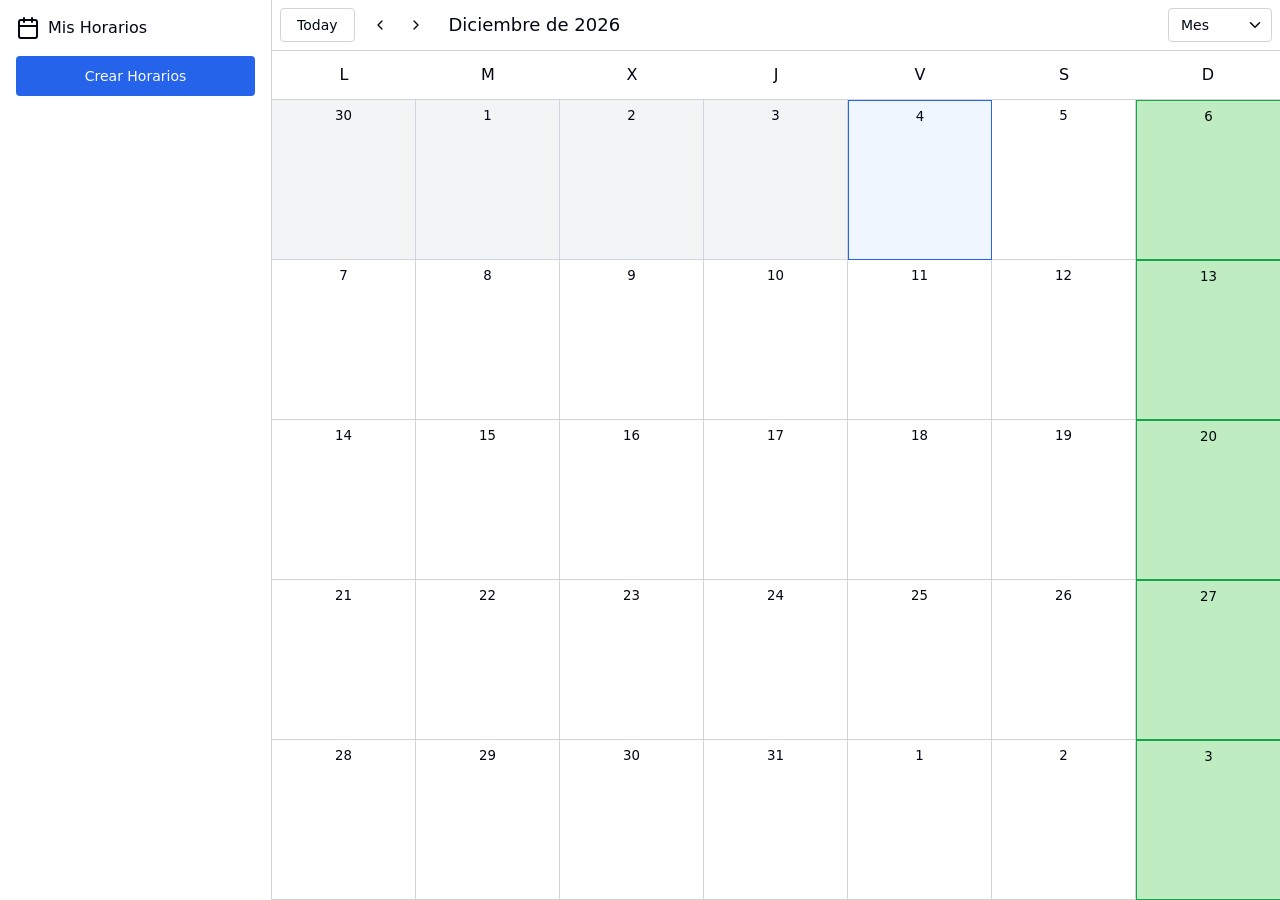
<file: index.html>
<!DOCTYPE html>
<html lang="es">
<head>
    <meta charset="UTF-8">
    <meta name="viewport" content="width=device-width, initial-scale=1.0">
    <link rel="stylesheet" href="./css/index.css">
    <script src="./scripts/index.js" type="module"></script>
    <title>Calendar</title>
</head>
<body>
    <div class="app">
        <div  class="sidebar desktop-only">
            <div class="sidebar__logo">
                <svg xmlns="http://www.w3.org/2000/svg" width="24" height="24" viewBox="0 0 24 24" fill="none" stroke="currentColor" stroke-width="2" stroke-linecap="round" stroke-linejoin="round" class="lucide lucide-calendar-icon lucide-calendar"><path d="M8 2v4"/><path d="M16 2v4"/><rect width="18" height="18" x="3" y="4" rx="2"/><path d="M3 10h18"/></svg>

                <span class="sidebar_title">Mis Horarios</span>
            </div>

            <button class="button button--primary button--lg" data-event-create-button>Crear Horarios</button>
        </div>
        <main class="main">
            <div class="nav">
                <button class="button button--icon 
                button--secondary mobile-only">
                    <svg xmlns="http://www.w3.org/2000/svg" width="24" height="24" viewBox="0 0 24 24" fill="none" stroke="currentColor" stroke-width="2" stroke-linecap="round" stroke-linejoin="round" class="button__icon"><path d="M4 5h16"/><path d="M4 12h16"/><path d="M4 19h16"/></svg>
                </button>
                <div class="nav__date-info">
                    <div class="nav__controls">
                        <button class="button button--secondary desktop-only" data-nav-today-button>
                            Today
                        </button>
                        
                        <button class="button button--icon button--secondary mobile-only" data-nav-today-button>
                            <svg xmlns="http://www.w3.org/2000/svg" width="24" height="24" viewBox="0 0 24 24" fill="none" stroke="currentColor" stroke-width="2" stroke-linecap="round" stroke-linejoin="round" class="button__icon"><path d="M8 2v4"/><path d="M16 2v4"/><rect width="18" height="18" x="3" y="4" rx="2"/><path d="M3 10h18"/><path d="M8 14h.01"/><path d="M12 14h.01"/><path d="M16 14h.01"/><path d="M8 18h.01"/><path d="M12 18h.01"/><path d="M16 18h.01"/></svg>
                        </button>

                        <div class="nav__arrows">
                            <button class="button button--icon button--secondary" data-nav-previous-button>
                                <svg xmlns="http://www.w3.org/2000/svg" width="24" height="24" viewBox="0 0 24 24" fill="none" stroke="currentColor" stroke-width="2" stroke-linecap="round" stroke-linejoin="round" class="button__icon"><path d="m15 18-6-6 6-6"/></svg>

                            </button>
                            <button class="button button--icon button--secondary" data-nav-next-button>
                                <svg xmlns="http://www.w3.org/2000/svg" width="24" height="24" viewBox="0 0 24 24" fill="none" stroke="currentColor" stroke-width="2" stroke-linecap="round" stroke-linejoin="round" class="button__icon"><path d="m9 18 6-6-6-6"/></svg>
                                
                            </button>
                        </div>
                    </div>
                    <time class="nav__date" data-nav-date></time>
                </div>

                <div class="select ">
                    <select class="select__select" data-view-select>
                        <option value="day">Dia</option>
                        <option value="week">Semana</option>
                        <option value="month" selected>Mes</option>
                    </select>

                    <svg xmlns="http://www.w3.org/2000/svg" width="24" height="24" viewBox="0 0 24 24" fill="none" stroke="currentColor" stroke-width="2" stroke-linecap="round" stroke-linejoin="round" class="select__icon"><path d="m6 9 6 6 6-6"/></svg>
                </div>
            </div>

            <div class="calendar" data-calendar>

            </div>
        </main>
    </div>

    <dialog class="dialog" data-dialog="event-form">
        <form class="form" data-event-form>
            <div class="dialog__wrapper">
                <div class="dialog__header">
                    <h2 class="dialog__title">Crear Horarios</h2>
                    <button class="button button--icon button--secondary" type="button" data-dialog-close-button>
                        <svg xmlns="http://www.w3.org/2000/svg" width="24" height="24" viewBox="0 0 24 24" fill="none" stroke="currentColor" stroke-width="2" stroke-linecap="round" stroke-linejoin="round" class="button__icon"><path d="M18 6 6 18"/><path d="m6 6 12 12"/></svg>
                    </button>

                </div>
                <div class="dialog__content">
                    <div class="form__fields">
                        <div class="form_field">
                            <label class="form__label" for="title">Titulo</label>
                            <input class="input input--fill" name="title" id="title" type="text" placeholder="Nuevo Horario" required autofocus>
                        </div>
                        <div class="form_field">
                            <label class="form__label" for="start-date">Fecha de Inicio</label>
                            <input class="input input--fill" name="start-date" id="start-date" type="date" onkeydown="return false" onfocus="this.showPicker()" required>
                        </div>
                        <div class="form_field">
                            <label class="form__label" for="end-date">Fecha Final</label>
                            <input class="input input--fill" name="end-date" id="end-date" type="date" onkeydown="return false" onfocus="this.showPicker()" required>
                        </div>

                        <div class="form__split"><!--FIELDS HORARIOS-->
                            <div class="form__field"><!--INICIO VIAJE-->
                                <label class="form__label" for="start-travel-time">Inicio Viaje</label>
                                <div class="select select--fill">
                                    <select class="select__select" id="start-travel-time" name="start-travel-time">
                                        <option value="0">00:00</option>
                                        <option value="15">00:15</option>
                                        <option value="30">00:30</option>
                                        <option value="45">00:45</option>
                                        <option value="60">01:00</option>
                                        <option value="75">01:15</option>
                                        <option value="90">01:30</option>
                                        <option value="105">01:45</option>
                                        <option value="120">02:00</option>
                                        <option value="135">02:15</option>
                                        <option value="150">02:30</option>
                                        <option value="165">02:45</option>
                                        <option value="180">03:00</option>
                                        <option value="195">03:15</option>
                                        <option value="210">03:30</option>
                                        <option value="225">03:45</option>
                                        <option value="240">04:00</option>
                                        <option value="255">04:15</option>
                                        <option value="270">04:30</option>
                                        <option value="285">04:45</option>
                                        <option value="300">05:00</option>
                                        <option value="315">05:15</option>
                                        <option value="330">05:30</option>
                                        <option value="345">05:45</option>
                                        <option value="360">06:00</option>
                                        <option value="375">06:15</option>
                                        <option value="390">06:30</option>
                                        <option value="405">06:45</option>
                                        <option value="420">07:00</option>
                                        <option value="435">07:15</option>
                                        <option value="450">07:30</option>
                                        <option value="465">07:45</option>
                                        <option value="480">08:00</option>
                                        <option value="495">08:15</option>
                                        <option value="510">08:30</option>
                                        <option value="525">08:45</option>
                                        <option value="540">09:00</option>
                                        <option value="555">09:15</option>
                                        <option value="570">09:30</option>
                                        <option value="585">09:45</option>
                                        <option value="600">10:00</option>
                                        <option value="615">10:15</option>
                                        <option value="630">10:30</option>
                                        <option value="645">10:45</option>
                                        <option value="660">11:00</option>
                                        <option value="675">11:15</option>
                                        <option value="690">11:30</option>
                                        <option value="705">11:45</option>
                                        <option value="720">12:00</option>
                                        <option value="735">12:15</option>
                                        <option value="750">12:30</option>
                                        <option value="765">12:45</option>
                                        <option value="780">13:00</option>
                                        <option value="795">13:15</option>
                                        <option value="810">13:30</option>
                                        <option value="825">13:45</option>
                                        <option value="840">14:00</option>
                                        <option value="855">14:15</option>
                                        <option value="870">14:30</option>
                                        <option value="885">14:45</option>
                                        <option value="900">15:00</option>
                                        <option value="915">15:15</option>
                                        <option value="930">15:30</option>
                                        <option value="945">15:45</option>
                                        <option value="960">16:00</option>
                                        <option value="975">16:15</option>
                                        <option value="990">16:30</option>
                                        <option value="1005">16:45</option>
                                        <option value="1020">17:00</option>
                                        <option value="1035">17:15</option>
                                        <option value="1050">17:30</option>
                                        <option value="1065">17:45</option>
                                        <option value="1080">18:00</option>
                                        <option value="1095">18:15</option>
                                        <option value="1110">18:30</option>
                                        <option value="1125">18:45</option>
                                        <option value="1140">19:00</option>
                                        <option value="1155">19:15</option>
                                        <option value="1170">19:30</option>
                                        <option value="1185">19:45</option>
                                        <option value="1200">20:00</option>
                                        <option value="1215">20:15</option>
                                        <option value="1230">20:30</option>
                                        <option value="1245">20:45</option>
                                        <option value="1260">21:00</option>
                                        <option value="1275">21:15</option>
                                        <option value="1290">21:30</option>
                                        <option value="1305">21:45</option>
                                        <option value="1320">22:00</option>
                                        <option value="1335">22:15</option>
                                        <option value="1350">22:30</option>
                                        <option value="1365">22:45</option>
                                        <option value="1380">23:00</option>
                                        <option value="1395">23:15</option>
                                        <option value="1410">23:30</option>
                                        <option value="1425">23:45</option>
                                        <option value="1440">23:59</option>


                                    </select>
                
                                    <svg xmlns="http://www.w3.org/2000/svg" width="24" height="24" viewBox="0 0 24 24" fill="none" stroke="currentColor" stroke-width="2" stroke-linecap="round" stroke-linejoin="round" class="select__icon"><path d="m6 9 6 6 6-6"/></svg>
                                </div>
                            </div>
                            <div class="form__field"><!--INICIO JORNADA-->
                                <label class="form__label" for="start-work-time">Inicio Jornada</label>
                                <div class="select select--fill">
                                    <select class="select__select" id="start-work-time" name="start-work-time">
                                        <option value="0">00:00</option>
                                        <option value="15">00:15</option>
                                        <option value="30">00:30</option>
                                        <option value="45">00:45</option>
                                        <option value="60">01:00</option>
                                        <option value="75">01:15</option>
                                        <option value="90">01:30</option>
                                        <option value="105">01:45</option>
                                        <option value="120">02:00</option>
                                        <option value="135">02:15</option>
                                        <option value="150">02:30</option>
                                        <option value="165">02:45</option>
                                        <option value="180">03:00</option>
                                        <option value="195">03:15</option>
                                        <option value="210">03:30</option>
                                        <option value="225">03:45</option>
                                        <option value="240">04:00</option>
                                        <option value="255">04:15</option>
                                        <option value="270">04:30</option>
                                        <option value="285">04:45</option>
                                        <option value="300">05:00</option>
                                        <option value="315">05:15</option>
                                        <option value="330">05:30</option>
                                        <option value="345">05:45</option>
                                        <option value="360">06:00</option>
                                        <option value="375">06:15</option>
                                        <option value="390">06:30</option>
                                        <option value="405">06:45</option>
                                        <option value="420">07:00</option>
                                        <option value="435">07:15</option>
                                        <option value="450">07:30</option>
                                        <option value="465">07:45</option>
                                        <option value="480">08:00</option>
                                        <option value="495">08:15</option>
                                        <option value="510">08:30</option>
                                        <option value="525">08:45</option>
                                        <option value="540">09:00</option>
                                        <option value="555">09:15</option>
                                        <option value="570">09:30</option>
                                        <option value="585">09:45</option>
                                        <option value="600">10:00</option>
                                        <option value="615">10:15</option>
                                        <option value="630">10:30</option>
                                        <option value="645">10:45</option>
                                        <option value="660">11:00</option>
                                        <option value="675">11:15</option>
                                        <option value="690">11:30</option>
                                        <option value="705">11:45</option>
                                        <option value="720">12:00</option>
                                        <option value="735">12:15</option>
                                        <option value="750">12:30</option>
                                        <option value="765">12:45</option>
                                        <option value="780">13:00</option>
                                        <option value="795">13:15</option>
                                        <option value="810">13:30</option>
                                        <option value="825">13:45</option>
                                        <option value="840">14:00</option>
                                        <option value="855">14:15</option>
                                        <option value="870">14:30</option>
                                        <option value="885">14:45</option>
                                        <option value="900">15:00</option>
                                        <option value="915">15:15</option>
                                        <option value="930">15:30</option>
                                        <option value="945">15:45</option>
                                        <option value="960">16:00</option>
                                        <option value="975">16:15</option>
                                        <option value="990">16:30</option>
                                        <option value="1005">16:45</option>
                                        <option value="1020">17:00</option>
                                        <option value="1035">17:15</option>
                                        <option value="1050">17:30</option>
                                        <option value="1065">17:45</option>
                                        <option value="1080">18:00</option>
                                        <option value="1095">18:15</option>
                                        <option value="1110">18:30</option>
                                        <option value="1125">18:45</option>
                                        <option value="1140">19:00</option>
                                        <option value="1155">19:15</option>
                                        <option value="1170">19:30</option>
                                        <option value="1185">19:45</option>
                                        <option value="1200">20:00</option>
                                        <option value="1215">20:15</option>
                                        <option value="1230">20:30</option>
                                        <option value="1245">20:45</option>
                                        <option value="1260">21:00</option>
                                        <option value="1275">21:15</option>
                                        <option value="1290">21:30</option>
                                        <option value="1305">21:45</option>
                                        <option value="1320">22:00</option>
                                        <option value="1335">22:15</option>
                                        <option value="1350">22:30</option>
                                        <option value="1365">22:45</option>
                                        <option value="1380">23:00</option>
                                        <option value="1395">23:15</option>
                                        <option value="1410">23:30</option>
                                        <option value="1425">23:45</option>
                                        <option value="1440">23:59</option>


                                    </select>
                
                                    <svg xmlns="http://www.w3.org/2000/svg" width="24" height="24" viewBox="0 0 24 24" fill="none" stroke="currentColor" stroke-width="2" stroke-linecap="round" stroke-linejoin="round" class="select__icon"><path d="m6 9 6 6 6-6"/></svg>
                                </div>
                            </div>
                            <div class="form__field"><!--INICIO PAUSA-->
                                <label class="form__label" for="start-pause-time">Inicio Pausa</label>
                                <div class="select select--fill">
                                    <select class="select__select" id="start-pause-time" name="start-pause-time">
                                        <option value="0">00:00</option>
                                        <option value="15">00:15</option>
                                        <option value="30">00:30</option>
                                        <option value="45">00:45</option>
                                        <option value="60">01:00</option>
                                        <option value="75">01:15</option>
                                        <option value="90">01:30</option>
                                        <option value="105">01:45</option>
                                        <option value="120">02:00</option>
                                        <option value="135">02:15</option>
                                        <option value="150">02:30</option>
                                        <option value="165">02:45</option>
                                        <option value="180">03:00</option>
                                        <option value="195">03:15</option>
                                        <option value="210">03:30</option>
                                        <option value="225">03:45</option>
                                        <option value="240">04:00</option>
                                        <option value="255">04:15</option>
                                        <option value="270">04:30</option>
                                        <option value="285">04:45</option>
                                        <option value="300">05:00</option>
                                        <option value="315">05:15</option>
                                        <option value="330">05:30</option>
                                        <option value="345">05:45</option>
                                        <option value="360">06:00</option>
                                        <option value="375">06:15</option>
                                        <option value="390">06:30</option>
                                        <option value="405">06:45</option>
                                        <option value="420">07:00</option>
                                        <option value="435">07:15</option>
                                        <option value="450">07:30</option>
                                        <option value="465">07:45</option>
                                        <option value="480">08:00</option>
                                        <option value="495">08:15</option>
                                        <option value="510">08:30</option>
                                        <option value="525">08:45</option>
                                        <option value="540">09:00</option>
                                        <option value="555">09:15</option>
                                        <option value="570">09:30</option>
                                        <option value="585">09:45</option>
                                        <option value="600">10:00</option>
                                        <option value="615">10:15</option>
                                        <option value="630">10:30</option>
                                        <option value="645">10:45</option>
                                        <option value="660">11:00</option>
                                        <option value="675">11:15</option>
                                        <option value="690">11:30</option>
                                        <option value="705">11:45</option>
                                        <option value="720">12:00</option>
                                        <option value="735">12:15</option>
                                        <option value="750">12:30</option>
                                        <option value="765">12:45</option>
                                        <option value="780">13:00</option>
                                        <option value="795">13:15</option>
                                        <option value="810">13:30</option>
                                        <option value="825">13:45</option>
                                        <option value="840">14:00</option>
                                        <option value="855">14:15</option>
                                        <option value="870">14:30</option>
                                        <option value="885">14:45</option>
                                        <option value="900">15:00</option>
                                        <option value="915">15:15</option>
                                        <option value="930">15:30</option>
                                        <option value="945">15:45</option>
                                        <option value="960">16:00</option>
                                        <option value="975">16:15</option>
                                        <option value="990">16:30</option>
                                        <option value="1005">16:45</option>
                                        <option value="1020">17:00</option>
                                        <option value="1035">17:15</option>
                                        <option value="1050">17:30</option>
                                        <option value="1065">17:45</option>
                                        <option value="1080">18:00</option>
                                        <option value="1095">18:15</option>
                                        <option value="1110">18:30</option>
                                        <option value="1125">18:45</option>
                                        <option value="1140">19:00</option>
                                        <option value="1155">19:15</option>
                                        <option value="1170">19:30</option>
                                        <option value="1185">19:45</option>
                                        <option value="1200">20:00</option>
                                        <option value="1215">20:15</option>
                                        <option value="1230">20:30</option>
                                        <option value="1245">20:45</option>
                                        <option value="1260">21:00</option>
                                        <option value="1275">21:15</option>
                                        <option value="1290">21:30</option>
                                        <option value="1305">21:45</option>
                                        <option value="1320">22:00</option>
                                        <option value="1335">22:15</option>
                                        <option value="1350">22:30</option>
                                        <option value="1365">22:45</option>
                                        <option value="1380">23:00</option>
                                        <option value="1395">23:15</option>
                                        <option value="1410">23:30</option>
                                        <option value="1425">23:45</option>
                                        <option value="1440">23:59</option>


                                    </select>
                
                                    <svg xmlns="http://www.w3.org/2000/svg" width="24" height="24" viewBox="0 0 24 24" fill="none" stroke="currentColor" stroke-width="2" stroke-linecap="round" stroke-linejoin="round" class="select__icon"><path d="m6 9 6 6 6-6"/></svg>
                                </div>
                            </div>
                            <div class="form__field"><!--FIN PAUSA-->
                                <label class="form__label" for="end-pause-time">Fin Pausa</label>
                                <div class="select select--fill">
                                    <select class="select__select" id="end-pause-time" name="end-pause-time">
                                        <option value="0">00:00</option>
                                        <option value="15">00:15</option>
                                        <option value="30">00:30</option>
                                        <option value="45">00:45</option>
                                        <option value="60">01:00</option>
                                        <option value="75">01:15</option>
                                        <option value="90">01:30</option>
                                        <option value="105">01:45</option>
                                        <option value="120">02:00</option>
                                        <option value="135">02:15</option>
                                        <option value="150">02:30</option>
                                        <option value="165">02:45</option>
                                        <option value="180">03:00</option>
                                        <option value="195">03:15</option>
                                        <option value="210">03:30</option>
                                        <option value="225">03:45</option>
                                        <option value="240">04:00</option>
                                        <option value="255">04:15</option>
                                        <option value="270">04:30</option>
                                        <option value="285">04:45</option>
                                        <option value="300">05:00</option>
                                        <option value="315">05:15</option>
                                        <option value="330">05:30</option>
                                        <option value="345">05:45</option>
                                        <option value="360">06:00</option>
                                        <option value="375">06:15</option>
                                        <option value="390">06:30</option>
                                        <option value="405">06:45</option>
                                        <option value="420">07:00</option>
                                        <option value="435">07:15</option>
                                        <option value="450">07:30</option>
                                        <option value="465">07:45</option>
                                        <option value="480">08:00</option>
                                        <option value="495">08:15</option>
                                        <option value="510">08:30</option>
                                        <option value="525">08:45</option>
                                        <option value="540">09:00</option>
                                        <option value="555">09:15</option>
                                        <option value="570">09:30</option>
                                        <option value="585">09:45</option>
                                        <option value="600">10:00</option>
                                        <option value="615">10:15</option>
                                        <option value="630">10:30</option>
                                        <option value="645">10:45</option>
                                        <option value="660">11:00</option>
                                        <option value="675">11:15</option>
                                        <option value="690">11:30</option>
                                        <option value="705">11:45</option>
                                        <option value="720">12:00</option>
                                        <option value="735">12:15</option>
                                        <option value="750">12:30</option>
                                        <option value="765">12:45</option>
                                        <option value="780">13:00</option>
                                        <option value="795">13:15</option>
                                        <option value="810">13:30</option>
                                        <option value="825">13:45</option>
                                        <option value="840">14:00</option>
                                        <option value="855">14:15</option>
                                        <option value="870">14:30</option>
                                        <option value="885">14:45</option>
                                        <option value="900">15:00</option>
                                        <option value="915">15:15</option>
                                        <option value="930">15:30</option>
                                        <option value="945">15:45</option>
                                        <option value="960">16:00</option>
                                        <option value="975">16:15</option>
                                        <option value="990">16:30</option>
                                        <option value="1005">16:45</option>
                                        <option value="1020">17:00</option>
                                        <option value="1035">17:15</option>
                                        <option value="1050">17:30</option>
                                        <option value="1065">17:45</option>
                                        <option value="1080">18:00</option>
                                        <option value="1095">18:15</option>
                                        <option value="1110">18:30</option>
                                        <option value="1125">18:45</option>
                                        <option value="1140">19:00</option>
                                        <option value="1155">19:15</option>
                                        <option value="1170">19:30</option>
                                        <option value="1185">19:45</option>
                                        <option value="1200">20:00</option>
                                        <option value="1215">20:15</option>
                                        <option value="1230">20:30</option>
                                        <option value="1245">20:45</option>
                                        <option value="1260">21:00</option>
                                        <option value="1275">21:15</option>
                                        <option value="1290">21:30</option>
                                        <option value="1305">21:45</option>
                                        <option value="1320">22:00</option>
                                        <option value="1335">22:15</option>
                                        <option value="1350">22:30</option>
                                        <option value="1365">22:45</option>
                                        <option value="1380">23:00</option>
                                        <option value="1395">23:15</option>
                                        <option value="1410">23:30</option>
                                        <option value="1425">23:45</option>
                                        <option value="1440">23:59</option>


                                    </select>
                
                                    <svg xmlns="http://www.w3.org/2000/svg" width="24" height="24" viewBox="0 0 24 24" fill="none" stroke="currentColor" stroke-width="2" stroke-linecap="round" stroke-linejoin="round" class="select__icon"><path d="m6 9 6 6 6-6"/></svg>
                                </div>
                            </div>
                            <div class="form__field"><!--FIN JORNADA-->
                                <label class="form__label" for="end-work-time">Fin Jornada</label>
                                <div class="select select--fill">
                                    <select class="select__select" id="end-work-time" name="end-work-time">
                                        <option value="0">00:00</option>
                                        <option value="15">00:15</option>
                                        <option value="30">00:30</option>
                                        <option value="45">00:45</option>
                                        <option value="60">01:00</option>
                                        <option value="75">01:15</option>
                                        <option value="90">01:30</option>
                                        <option value="105">01:45</option>
                                        <option value="120">02:00</option>
                                        <option value="135">02:15</option>
                                        <option value="150">02:30</option>
                                        <option value="165">02:45</option>
                                        <option value="180">03:00</option>
                                        <option value="195">03:15</option>
                                        <option value="210">03:30</option>
                                        <option value="225">03:45</option>
                                        <option value="240">04:00</option>
                                        <option value="255">04:15</option>
                                        <option value="270">04:30</option>
                                        <option value="285">04:45</option>
                                        <option value="300">05:00</option>
                                        <option value="315">05:15</option>
                                        <option value="330">05:30</option>
                                        <option value="345">05:45</option>
                                        <option value="360">06:00</option>
                                        <option value="375">06:15</option>
                                        <option value="390">06:30</option>
                                        <option value="405">06:45</option>
                                        <option value="420">07:00</option>
                                        <option value="435">07:15</option>
                                        <option value="450">07:30</option>
                                        <option value="465">07:45</option>
                                        <option value="480">08:00</option>
                                        <option value="495">08:15</option>
                                        <option value="510">08:30</option>
                                        <option value="525">08:45</option>
                                        <option value="540">09:00</option>
                                        <option value="555">09:15</option>
                                        <option value="570">09:30</option>
                                        <option value="585">09:45</option>
                                        <option value="600">10:00</option>
                                        <option value="615">10:15</option>
                                        <option value="630">10:30</option>
                                        <option value="645">10:45</option>
                                        <option value="660">11:00</option>
                                        <option value="675">11:15</option>
                                        <option value="690">11:30</option>
                                        <option value="705">11:45</option>
                                        <option value="720">12:00</option>
                                        <option value="735">12:15</option>
                                        <option value="750">12:30</option>
                                        <option value="765">12:45</option>
                                        <option value="780">13:00</option>
                                        <option value="795">13:15</option>
                                        <option value="810">13:30</option>
                                        <option value="825">13:45</option>
                                        <option value="840">14:00</option>
                                        <option value="855">14:15</option>
                                        <option value="870">14:30</option>
                                        <option value="885">14:45</option>
                                        <option value="900">15:00</option>
                                        <option value="915">15:15</option>
                                        <option value="930">15:30</option>
                                        <option value="945">15:45</option>
                                        <option value="960">16:00</option>
                                        <option value="975">16:15</option>
                                        <option value="990">16:30</option>
                                        <option value="1005">16:45</option>
                                        <option value="1020">17:00</option>
                                        <option value="1035">17:15</option>
                                        <option value="1050">17:30</option>
                                        <option value="1065">17:45</option>
                                        <option value="1080">18:00</option>
                                        <option value="1095">18:15</option>
                                        <option value="1110">18:30</option>
                                        <option value="1125">18:45</option>
                                        <option value="1140">19:00</option>
                                        <option value="1155">19:15</option>
                                        <option value="1170">19:30</option>
                                        <option value="1185">19:45</option>
                                        <option value="1200">20:00</option>
                                        <option value="1215">20:15</option>
                                        <option value="1230">20:30</option>
                                        <option value="1245">20:45</option>
                                        <option value="1260">21:00</option>
                                        <option value="1275">21:15</option>
                                        <option value="1290">21:30</option>
                                        <option value="1305">21:45</option>
                                        <option value="1320">22:00</option>
                                        <option value="1335">22:15</option>
                                        <option value="1350">22:30</option>
                                        <option value="1365">22:45</option>
                                        <option value="1380">23:00</option>
                                        <option value="1395">23:15</option>
                                        <option value="1410">23:30</option>
                                        <option value="1425">23:45</option>
                                        <option value="1440">23:59</option>


                                    </select>
                
                                    <svg xmlns="http://www.w3.org/2000/svg" width="24" height="24" viewBox="0 0 24 24" fill="none" stroke="currentColor" stroke-width="2" stroke-linecap="round" stroke-linejoin="round" class="select__icon"><path d="m6 9 6 6 6-6"/></svg>
                                </div>
                            </div>
                            <div class="form__field"><!--FIN VIAJE-->
                                <label class="form__label" for="end-travel-time">Fin Viaje</label>
                                <div class="select select--fill">
                                    <select class="select__select" id="end-travel-time" name="end-travel-time">
                                        <option value="0">00:00</option>
                                        <option value="15">00:15</option>
                                        <option value="30">00:30</option>
                                        <option value="45">00:45</option>
                                        <option value="60">01:00</option>
                                        <option value="75">01:15</option>
                                        <option value="90">01:30</option>
                                        <option value="105">01:45</option>
                                        <option value="120">02:00</option>
                                        <option value="135">02:15</option>
                                        <option value="150">02:30</option>
                                        <option value="165">02:45</option>
                                        <option value="180">03:00</option>
                                        <option value="195">03:15</option>
                                        <option value="210">03:30</option>
                                        <option value="225">03:45</option>
                                        <option value="240">04:00</option>
                                        <option value="255">04:15</option>
                                        <option value="270">04:30</option>
                                        <option value="285">04:45</option>
                                        <option value="300">05:00</option>
                                        <option value="315">05:15</option>
                                        <option value="330">05:30</option>
                                        <option value="345">05:45</option>
                                        <option value="360">06:00</option>
                                        <option value="375">06:15</option>
                                        <option value="390">06:30</option>
                                        <option value="405">06:45</option>
                                        <option value="420">07:00</option>
                                        <option value="435">07:15</option>
                                        <option value="450">07:30</option>
                                        <option value="465">07:45</option>
                                        <option value="480">08:00</option>
                                        <option value="495">08:15</option>
                                        <option value="510">08:30</option>
                                        <option value="525">08:45</option>
                                        <option value="540">09:00</option>
                                        <option value="555">09:15</option>
                                        <option value="570">09:30</option>
                                        <option value="585">09:45</option>
                                        <option value="600">10:00</option>
                                        <option value="615">10:15</option>
                                        <option value="630">10:30</option>
                                        <option value="645">10:45</option>
                                        <option value="660">11:00</option>
                                        <option value="675">11:15</option>
                                        <option value="690">11:30</option>
                                        <option value="705">11:45</option>
                                        <option value="720">12:00</option>
                                        <option value="735">12:15</option>
                                        <option value="750">12:30</option>
                                        <option value="765">12:45</option>
                                        <option value="780">13:00</option>
                                        <option value="795">13:15</option>
                                        <option value="810">13:30</option>
                                        <option value="825">13:45</option>
                                        <option value="840">14:00</option>
                                        <option value="855">14:15</option>
                                        <option value="870">14:30</option>
                                        <option value="885">14:45</option>
                                        <option value="900">15:00</option>
                                        <option value="915">15:15</option>
                                        <option value="930">15:30</option>
                                        <option value="945">15:45</option>
                                        <option value="960">16:00</option>
                                        <option value="975">16:15</option>
                                        <option value="990">16:30</option>
                                        <option value="1005">16:45</option>
                                        <option value="1020">17:00</option>
                                        <option value="1035">17:15</option>
                                        <option value="1050">17:30</option>
                                        <option value="1065">17:45</option>
                                        <option value="1080">18:00</option>
                                        <option value="1095">18:15</option>
                                        <option value="1110">18:30</option>
                                        <option value="1125">18:45</option>
                                        <option value="1140">19:00</option>
                                        <option value="1155">19:15</option>
                                        <option value="1170">19:30</option>
                                        <option value="1185">19:45</option>
                                        <option value="1200">20:00</option>
                                        <option value="1215">20:15</option>
                                        <option value="1230">20:30</option>
                                        <option value="1245">20:45</option>
                                        <option value="1260">21:00</option>
                                        <option value="1275">21:15</option>
                                        <option value="1290">21:30</option>
                                        <option value="1305">21:45</option>
                                        <option value="1320">22:00</option>
                                        <option value="1335">22:15</option>
                                        <option value="1350">22:30</option>
                                        <option value="1365">22:45</option>
                                        <option value="1380">23:00</option>
                                        <option value="1395">23:15</option>
                                        <option value="1410">23:30</option>
                                        <option value="1425">23:45</option>
                                        <option value="1440">23:59</option>


                                    </select>
                
                                    <svg xmlns="http://www.w3.org/2000/svg" width="24" height="24" viewBox="0 0 24 24" fill="none" stroke="currentColor" stroke-width="2" stroke-linecap="round" stroke-linejoin="round" class="select__icon"><path d="m6 9 6 6 6-6"/></svg>
                                </div>
                            </div>
                        </div>

                        <div class="form__field" id="color-form"><!-- Color Horarios -->
                            <div id="color-title">
                                <label class="form__label" for="color">Color Horarios</label>
                            </div>
                            
                            <div class="color-select">
                                <label class="color-select__item" style="--color-select-item-color: #2563eb">
                                    <input class="color-select__input" type="radio" name="color" value="#2563eb" >
                                    <div class="color-select__color">
                                        <div class="color-select__color-inner"></div>
                                    </div>
                                </label>
                                <label class="color-select__item" style="--color-select-item-color: #52d1dc">
                                    <input class="color-select__input" type="radio" name="color" value="#52d1dc" >
                                    <div class="color-select__color">
                                        <div class="color-select__color-inner"></div>
                                    </div>
                                </label>
                                <label class="color-select__item" style="--color-select-item-color: #ea580c">
                                    <input class="color-select__input" type="radio" name="color" value="#ea580c" >
                                    <div class="color-select__color">
                                        <div class="color-select__color-inner"></div>
                                    </div>
                                </label>
                                <label class="color-select__item" style="--color-select-item-color: #f9dc5c">
                                    <input class="color-select__input" type="radio" name="color" value="#f9dc5c" >
                                    <div class="color-select__color">
                                        <div class="color-select__color-inner"></div>
                                    </div>
                                </label>
                                <label class="color-select__item" style="--color-select-item-color: #16a34a">
                                    <input class="color-select__input" type="radio" name="color" value="#16a34a" >
                                    <div class="color-select__color">
                                        <div class="color-select__color-inner"></div>
                                    </div>
                                </label>
                                <label class="color-select__item" style="--color-select-item-color: #a2d729">
                                    <input class="color-select__input" type="radio" name="color" value="#a2d729" >
                                    <div class="color-select__color">
                                        <div class="color-select__color-inner"></div>
                                    </div>
                                </label>
                                <label class="color-select__item" style="--color-select-item-color: #7c3aed">
                                    <input class="color-select__input" type="radio" name="color" value="#7c3aed" >
                                    <div class="color-select__color">
                                        <div class="color-select__color-inner"></div>
                                    </div>
                                </label>
                                <label class="color-select__item" style="--color-select-item-color: #ff88dc">
                                    <input class="color-select__input" type="radio" name="color" value="#ff88dc" >
                                    <div class="color-select__color">
                                        <div class="color-select__color-inner"></div>
                                    </div>
                                </label>
                                <label class="color-select__item" style="--color-select-item-color: #e11d48">
                                    <input class="color-select__input" type="radio" name="color" value="#e11d48" checked>
                                    <div class="color-select__color">
                                        <div class="color-select__color-inner"></div>
                                    </div>
                                </label>
                            </div>

                            
                        </div>

                        <div class="form__field" id="color-form"><!-- Color Viaje -->
                            <div id="color-title">
                                <label class="form__label" for="color-travel">Color Viaje</label>
                            </div>
                            
                            <div class="color-select">
                                <label class="color-select__item" style="--color-select-item-color: #2563eb">
                                    <input class="color-select__input" type="radio" name="color-travel" value="#2563eb" >
                                    <div class="color-select__color">
                                        <div class="color-select__color-inner"></div>
                                    </div>
                                </label>
                                <label class="color-select__item" style="--color-select-item-color: #52d1dc">
                                    <input class="color-select__input" type="radio" name="color-travel" value="#52d1dc" checked>
                                    <div class="color-select__color">
                                        <div class="color-select__color-inner"></div>
                                    </div>
                                </label>
                                <label class="color-select__item" style="--color-select-item-color: #ea580c">
                                    <input class="color-select__input" type="radio" name="color-travel" value="#ea580c" >
                                    <div class="color-select__color">
                                        <div class="color-select__color-inner"></div>
                                    </div>
                                </label>
                                <label class="color-select__item" style="--color-select-item-color: #f9dc5c">
                                    <input class="color-select__input" type="radio" name="color-travel" value="#f9dc5c" >
                                    <div class="color-select__color">
                                        <div class="color-select__color-inner"></div>
                                    </div>
                                </label>
                                <label class="color-select__item" style="--color-select-item-color: #16a34a">
                                    <input class="color-select__input" type="radio" name="color-travel" value="#16a34a" >
                                    <div class="color-select__color">
                                        <div class="color-select__color-inner"></div>
                                    </div>
                                </label>
                                <label class="color-select__item" style="--color-select-item-color: #a2d729">
                                    <input class="color-select__input" type="radio" name="color-travel" value="#a2d729" >
                                    <div class="color-select__color">
                                        <div class="color-select__color-inner"></div>
                                    </div>
                                </label>
                                <label class="color-select__item" style="--color-select-item-color: #7c3aed">
                                    <input class="color-select__input" type="radio" name="color-travel" value="#7c3aed" >
                                    <div class="color-select__color">
                                        <div class="color-select__color-inner"></div>
                                    </div>
                                </label>
                                <label class="color-select__item" style="--color-select-item-color: #ff88dc">
                                    <input class="color-select__input" type="radio" name="color-travel" value="#ff88dc" >
                                    <div class="color-select__color">
                                        <div class="color-select__color-inner"></div>
                                    </div>
                                </label>
                                <label class="color-select__item" style="--color-select-item-color: #e11d48">
                                    <input class="color-select__input" type="radio" name="color-travel" value="#e11d48" >
                                    <div class="color-select__color">
                                        <div class="color-select__color-inner"></div>
                                    </div>
                                </label>
                            </div>

                            
                        </div>

                        <div class="form__field" id="color-form"><!-- Color Jornada -->
                            <div id="color-title">
                                <label class="form__label" for="color-work">Color Jornada</label>
                            </div>
                            
                            <div class="color-select">
                                <label class="color-select__item" style="--color-select-item-color: #2563eb">
                                    <input class="color-select__input" type="radio" name="color-work" value="#2563eb" checked>
                                    <div class="color-select__color">
                                        <div class="color-select__color-inner"></div>
                                    </div>
                                </label>
                                <label class="color-select__item" style="--color-select-item-color: #52d1dc">
                                    <input class="color-select__input" type="radio" name="color-work" value="#52d1dc" >
                                    <div class="color-select__color">
                                        <div class="color-select__color-inner"></div>
                                    </div>
                                </label>
                                <label class="color-select__item" style="--color-select-item-color: #ea580c">
                                    <input class="color-select__input" type="radio" name="color-work" value="#ea580c" >
                                    <div class="color-select__color">
                                        <div class="color-select__color-inner"></div>
                                    </div>
                                </label>
                                <label class="color-select__item" style="--color-select-item-color: #f9dc5c">
                                    <input class="color-select__input" type="radio" name="color-work" value="#f9dc5c" >
                                    <div class="color-select__color">
                                        <div class="color-select__color-inner"></div>
                                    </div>
                                </label>
                                <label class="color-select__item" style="--color-select-item-color: #16a34a">
                                    <input class="color-select__input" type="radio" name="color-work" value="#16a34a" >
                                    <div class="color-select__color">
                                        <div class="color-select__color-inner"></div>
                                    </div>
                                </label>
                                <label class="color-select__item" style="--color-select-item-color: #a2d729">
                                    <input class="color-select__input" type="radio" name="color-work" value="#a2d729" >
                                    <div class="color-select__color">
                                        <div class="color-select__color-inner"></div>
                                    </div>
                                </label>
                                <label class="color-select__item" style="--color-select-item-color: #7c3aed">
                                    <input class="color-select__input" type="radio" name="color-work" value="#7c3aed" >
                                    <div class="color-select__color">
                                        <div class="color-select__color-inner"></div>
                                    </div>
                                </label>
                                <label class="color-select__item" style="--color-select-item-color: #ff88dc">
                                    <input class="color-select__input" type="radio" name="color-work" value="#ff88dc" >
                                    <div class="color-select__color">
                                        <div class="color-select__color-inner"></div>
                                    </div>
                                </label>
                                <label class="color-select__item" style="--color-select-item-color: #e11d48">
                                    <input class="color-select__input" type="radio" name="color-work" value="#e11d48" >
                                    <div class="color-select__color">
                                        <div class="color-select__color-inner"></div>
                                    </div>
                                </label>
                            </div>

                            
                        </div>

                        <div class="form__field" id="color-form"><!-- Color Pausa -->
                            <div id="color-title">
                                <label class="form__label" for="color-pause">Color Pausa</label>
                            </div>
                            
                            <div class="color-select">
                                <label class="color-select__item" style="--color-select-item-color: #2563eb">
                                    <input class="color-select__input" type="radio" name="color-pause" value="#2563eb">
                                    <div class="color-select__color">
                                        <div class="color-select__color-inner"></div>
                                    </div>
                                </label>
                                <label class="color-select__item" style="--color-select-item-color: #52d1dc">
                                    <input class="color-select__input" type="radio" name="color-pause" value="#52d1dc" >
                                    <div class="color-select__color">
                                        <div class="color-select__color-inner"></div>
                                    </div>
                                </label>
                                <label class="color-select__item" style="--color-select-item-color: #ea580c">
                                    <input class="color-select__input" type="radio" name="color-pause" value="#ea580c" >
                                    <div class="color-select__color">
                                        <div class="color-select__color-inner"></div>
                                    </div>
                                </label>
                                <label class="color-select__item" style="--color-select-item-color: #f9dc5c">
                                    <input class="color-select__input" type="radio" name="color-pause" value="#f9dc5c" >
                                    <div class="color-select__color">
                                        <div class="color-select__color-inner"></div>
                                    </div>
                                </label>
                                <label class="color-select__item" style="--color-select-item-color: #16a34a">
                                    <input class="color-select__input" type="radio" name="color-pause" value="#16a34a" >
                                    <div class="color-select__color">
                                        <div class="color-select__color-inner"></div>
                                    </div>
                                </label>
                                <label class="color-select__item" style="--color-select-item-color: #a2d729">
                                    <input class="color-select__input" type="radio" name="color-pause" value="#a2d729" checked>
                                    <div class="color-select__color">
                                        <div class="color-select__color-inner"></div>
                                    </div>
                                </label>
                                <label class="color-select__item" style="--color-select-item-color: #7c3aed">
                                    <input class="color-select__input" type="radio" name="color-pause" value="#7c3aed" >
                                    <div class="color-select__color">
                                        <div class="color-select__color-inner"></div>
                                    </div>
                                </label>
                                <label class="color-select__item" style="--color-select-item-color: #ff88dc">
                                    <input class="color-select__input" type="radio" name="color-pause" value="#ff88dc" >
                                    <div class="color-select__color">
                                        <div class="color-select__color-inner"></div>
                                    </div>
                                </label>
                                <label class="color-select__item" style="--color-select-item-color: #e11d48">
                                    <input class="color-select__input" type="radio" name="color-pause" value="#e11d48" >
                                    <div class="color-select__color">
                                        <div class="color-select__color-inner"></div>
                                    </div>
                                </label>
                            </div>

                            
                        </div>
                        <div class="options-wrapper">
                            <div class="options__fill-option">
                                <input type="checkbox" class="options__fill-option-checkbox" name="options__fill-option-checkbox" id="options__fill-option-checkbox" value="checked">
                                <label for="options__fill-option-checkbox-label" class="options__fill-option-checkbox-label">Subrallar</label>
                            </div>

                        </div>
                    </div>
                </div>
                <div class="dialog__footer">
                    <div class="dialog__actions">
                        <button class="button button--secondary" type="button" data-dialog-close-button>Cancel</button>
                        <button class="button button--primary">Save</button>
                    </div>
                </div>
            </div>
        </form>
    </dialog>

    <dialog class="dialog" data-dialog="event-details">
        <div class="dialog__wrapper">
            <div class="dialog__header">
                <h2 class="dialog__tittle">Detalle de Horario</h2>
                <div class="dialog__header-actions">
                    <button class="button button--icon button--secondary" data-event-details-delete-button>
                        <svg xmlns="http://www.w3.org/2000/svg" width="24" height="24" viewBox="0 0 24 24" fill="none" stroke="currentColor" stroke-width="2" stroke-linecap="round" stroke-linejoin="round" class="button__icon"><path d="M19 6v14a2 2 0 0 1-2 2H7a2 2 0 0 1-2-2V6"/><path d="M3 6h18"/><path d="M8 6V4a2 2 0 0 1 2-2h4a2 2 0 0 1 2 2v2"/></svg>
                    </button>

                    <button class="button button--icon button--secondary" data-event-details-edit-button>
                        <svg xmlns="http://www.w3.org/2000/svg" width="24" height="24" viewBox="0 0 24 24" fill="none" stroke="currentColor" stroke-width="2" stroke-linecap="round" stroke-linejoin="round" class="button__icon"><path d="M21.174 6.812a1 1 0 0 0-3.986-3.987L3.842 16.174a2 2 0 0 0-.5.83l-1.321 4.352a.5.5 0 0 0 .623.622l4.353-1.32a2 2 0 0 0 .83-.497z"/><path d="m15 5 4 4"/></svg>
                    </button>

                    <div class="dialog__header-actions-divider"></div>

                    <button class="button button--icon button--secondary" data-dialog-close-button autofocus>
                        <svg xmlns="http://www.w3.org/2000/svg" width="24" height="24" viewBox="0 0 24 24" fill="none" stroke="currentColor" stroke-width="2" stroke-linecap="round" stroke-linejoin="round" class="button__icon"><path d="M18 6 6 18"/><path d="m6 6 12 12"/></svg>
                    </button>
                </div>
            </div>
            <div class="dialog__content">
                <div class="event-details">
                    <div class="event-details__line"></div>
                    <div class="event-details__content">
                        <div class="event-details__title">Event 1</div>                        <time class="event-details__date">Mier, 12 Noviembre, 2025</time> <br />
                        <div class="event-details__travel-time-A">
                            <div class="event-details__text">Viaje</div>
                            <time>08:30</time> - <time>09:00</time>
                        </div>
                        <div class="event-details__work-time-A">
                            <div class="event-details__text">Jornada</div>
                            <time>08:30</time> - <time>09:00</time>
                        </div>
                        <div class="event-details__pause-time">
                            <div class="event-details__text">Pausa</div>
                            <time>08:30</time> - <time>09:00</time>
                        </div>
                        <div class="event-details__work-time-B">
                            <div class="event-details__text">Jornada</div>
                            <time>08:30</time> - <time>09:00</time>
                        </div>
                        <div class="event-details__travel-time-B">
                            <div class="event-details__text">Viaje</div>
                            <time>08:30</time> - <time>09:00</time>
                        </div>
                    </div>
                                     
                </div>
            </div>
        </div>
    </dialog>

<!--        //TEMPLATES//       -->

    <template data-template="month-calendar">
        <div class="month-calendar" data-month-calendar>
            <ul class="month-calendar__day-of-week-list">
                <li class="month-calendar__day-of-week">L</li>
                <li class="month-calendar__day-of-week">M</li>
                <li class="month-calendar__day-of-week">X</li>
                <li class="month-calendar__day-of-week">J</li>
                <li class="month-calendar__day-of-week">V</li>
                <li class="month-calendar__day-of-week">S</li>
                <li class="month-calendar__day-of-week">D</li>
            </ul>

            <div class="month-calendar__day-list-wrapper">
                <ul class="month-calendar__day-list" data-month-calendar-day-list data-calendar-scrollable>

                    
                </ul>
            </div>
        </div>
    </template>




    <template data-template="month-calendar-day">
        <li class="month-calendar__day" data-month-calendar-day>
            <button class="month-calendar__day-label" data-month-calendar-day-label></button>
            <div class="month-calendar__event-list-wrapper" data-month-calendar-event-list-wrapper>
                <ul class="event-list" data-event-list></ul>
            </div>
        </li>
    </template>

    <template data-template="week-calendar">
        <div class="week-calendar" data-week-calendar>
            <ul class="week-calendar__day-of-week-list" data-week-calendar-day-of-week-list>

            </ul>

            <ul class="week-calendar__all-day-list" data-week-calendar-all-day-list>
                
            </ul>

            <div class="week-calendar__content">
                <div class="week-calendar__content-inner" data-calendar-scrollable>
                    <ul class="week-calendar__time-list">

                        <li class="week-calendar__time-item">
                            <time class="week-calendar__time">00:00</time>
                        </li>                                
                        <li class="week-calendar__time-item">
                            <time class="week-calendar__time">01:00</time>
                        </li>                                
                        <li class="week-calendar__time-item">
                            <time class="week-calendar__time">02:00</time>
                        </li>                                
                        <li class="week-calendar__time-item">
                            <time class="week-calendar__time">03:00</time>
                        </li>                                
                        <li class="week-calendar__time-item">
                            <time class="week-calendar__time">04:00</time>
                        </li>                                
                        <li class="week-calendar__time-item">
                            <time class="week-calendar__time">05:00</time>
                        </li>                                
                        <li class="week-calendar__time-item">
                            <time class="week-calendar__time">06:00</time>
                        </li>                                
                        <li class="week-calendar__time-item">
                            <time class="week-calendar__time">07:00</time>
                        </li>                                
                        <li class="week-calendar__time-item">
                            <time class="week-calendar__time">08:00</time>
                        </li>                                
                        <li class="week-calendar__time-item">
                            <time class="week-calendar__time">09:00</time>
                        </li>                                
                        <li class="week-calendar__time-item">
                            <time class="week-calendar__time">10:00</time>
                        </li>                                
                        <li class="week-calendar__time-item">
                            <time class="week-calendar__time">11:00</time>
                        </li>                                
                        <li class="week-calendar__time-item">
                            <time class="week-calendar__time">12:00</time>
                        </li>                                
                        <li class="week-calendar__time-item">
                            <time class="week-calendar__time">13:00</time>
                        </li>                                
                        <li class="week-calendar__time-item">
                            <time class="week-calendar__time">14:00</time>
                        </li>                                
                        <li class="week-calendar__time-item">
                            <time class="week-calendar__time">15:00</time>
                        </li>                                
                        <li class="week-calendar__time-item">
                            <time class="week-calendar__time">16:00</time>
                        </li>                                
                        <li class="week-calendar__time-item">
                            <time class="week-calendar__time">17:00</time>
                        </li>                                
                        <li class="week-calendar__time-item">
                            <time class="week-calendar__time">18:00</time>
                        </li>                                
                        <li class="week-calendar__time-item">
                            <time class="week-calendar__time">19:00</time>
                        </li>                                
                        <li class="week-calendar__time-item">
                            <time class="week-calendar__time">20:00</time>
                        </li>                                
                        <li class="week-calendar__time-item">
                            <time class="week-calendar__time">21:00</time>
                        </li>                                
                        <li class="week-calendar__time-item">
                            <time class="week-calendar__time">22:00</time>
                        </li>                                
                        <li class="week-calendar__time-item">
                            <time class="week-calendar__time">23:00</time>
                        </li>

                    </ul>

                    <div class="week-calendar__columns" data-week-calendar-columns>
                       
                    </div>
                </div>
            </div>
        </div>

    </template>

    <template data-template="week-calendar-day-of-week">
        <li class="week-calendar__day-of-week" data-week-calendar-day-of-week>
            <button class="week-calendar__day-of-week-button" data-week-calendar-day-of-week-button>
                <span class="week-calendar__day-of-week-day" data-week-calendar-day-of-week-day></span>
                <span class="week-calendar__day-of-week-number" data-week-calendar-day-of-week-number></span>
            </button>
        </li>
    </template>

    <template data-template="week-calendar-all-day-list-item">
        <li class="week-calendar__all-day-list-item" data-week-calendar-all-day-list-item>
            <ul class="event-list" data-event-list></ul>
        </li>
    </template>

    <template data-template="week-calendar-column">
        <div class="week-calendar__column" data-week-calendar-column>
            <div class="week-calendar__cell" data-week-calendar-cell="0"></div>
            <div class="week-calendar__cell" data-week-calendar-cell="60"></div>
            <div class="week-calendar__cell" data-week-calendar-cell="120"></div>
            <div class="week-calendar__cell" data-week-calendar-cell="180"></div>
            <div class="week-calendar__cell" data-week-calendar-cell="240"></div>
            <div class="week-calendar__cell" data-week-calendar-cell="300"></div>
            <div class="week-calendar__cell" data-week-calendar-cell="360"></div>
            <div class="week-calendar__cell" data-week-calendar-cell="420"></div>
            <div class="week-calendar__cell" data-week-calendar-cell="480"></div>
            <div class="week-calendar__cell" data-week-calendar-cell="540"></div>
            <div class="week-calendar__cell" data-week-calendar-cell="600"></div>
            <div class="week-calendar__cell" data-week-calendar-cell="660"></div>
            <div class="week-calendar__cell" data-week-calendar-cell="720"></div>
            <div class="week-calendar__cell" data-week-calendar-cell="780"></div>
            <div class="week-calendar__cell" data-week-calendar-cell="840"></div>
            <div class="week-calendar__cell" data-week-calendar-cell="900"></div>
            <div class="week-calendar__cell" data-week-calendar-cell="960"></div>
            <div class="week-calendar__cell" data-week-calendar-cell="1020"></div>
            <div class="week-calendar__cell" data-week-calendar-cell="1080"></div>
            <div class="week-calendar__cell" data-week-calendar-cell="1140"></div>
            <div class="week-calendar__cell" data-week-calendar-cell="1200"></div>
            <div class="week-calendar__cell" data-week-calendar-cell="1260"></div>
            <div class="week-calendar__cell" data-week-calendar-cell="1320"></div>
            <div class="week-calendar__cell" data-week-calendar-cell="1380"></div>
        </div>
    </template>



    <template data-template="event-list-item">
        <li class="event-list__item" data-event-list-item>

        </li>
    </template>

    <template data-template="event">
        <button class="event" data-event>
            <span class="event__color" data-event-span></span>
            <span class="event__title" data-event-title></span>
            <span class="event__time">
                <time data-event-start-time></time> - 
                <time data-event-end-time></time>
            </span>
        </button>
    </template>


     

    <button class="add-event-button-mobile mobile-only" id="add-event-button-mobile" data-event-create-button-mobile>
        <svg xmlns="http://www.w3.org/2000/svg" width="24" height="24" viewBox="0 0 24 24" fill="none" stroke="currentColor" stroke-width="2" stroke-linecap="round" stroke-linejoin="round" class="button__icon"><path d="M5 12h14"/><path d="M12 5v14"/></svg>
    </button>



</body>
</html>
</file>
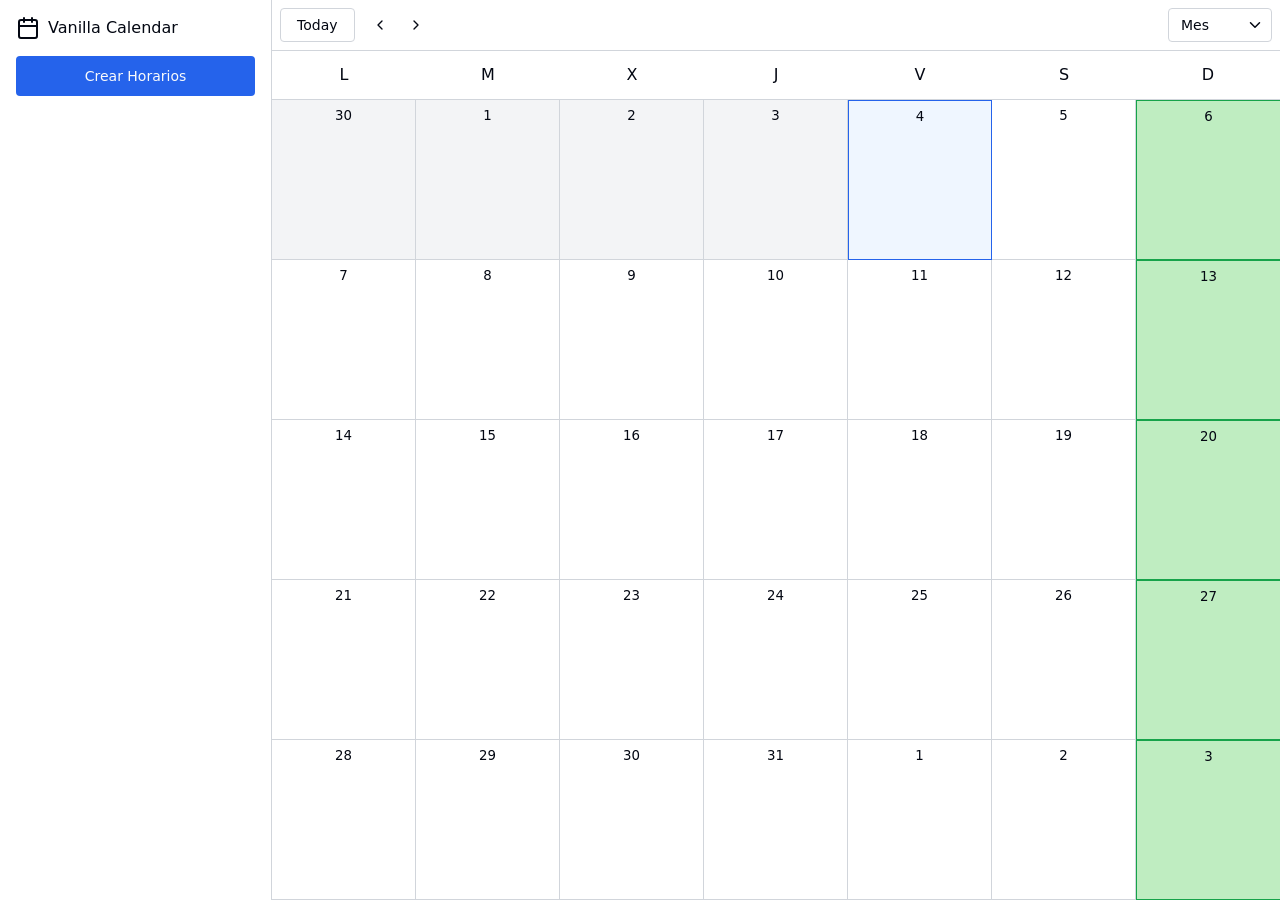
<file: html/index.html>
<!DOCTYPE html>
<html lang="es">
<head>
    <meta charset="UTF-8">
    <meta name="viewport" content="width=device-width, initial-scale=1.0">
    <link rel="stylesheet" href="../css/index.css">
    <script src="../scripts/index.js" type="module"></script>
    <title>Calendar</title>
</head>
<body>
    <div class="app">
        <div  class="sidebar desktop-only">
            <div class="sidebar__logo">
                <svg xmlns="http://www.w3.org/2000/svg" width="24" height="24" viewBox="0 0 24 24" fill="none" stroke="currentColor" stroke-width="2" stroke-linecap="round" stroke-linejoin="round" class="lucide lucide-calendar-icon lucide-calendar"><path d="M8 2v4"/><path d="M16 2v4"/><rect width="18" height="18" x="3" y="4" rx="2"/><path d="M3 10h18"/></svg>

                <span class="sidebar_title">Vanilla Calendar</span>
            </div>

            <button class="button button--primary button--lg" data-event-create-button>Crear Horarios</button>
        </div>
        <main class="main">
            <div class="nav">
                <button class="button button--icon 
                button--secondary mobile-only">
                    <svg xmlns="http://www.w3.org/2000/svg" width="24" height="24" viewBox="0 0 24 24" fill="none" stroke="currentColor" stroke-width="2" stroke-linecap="round" stroke-linejoin="round" class="button__icon"><path d="M4 5h16"/><path d="M4 12h16"/><path d="M4 19h16"/></svg>
                </button>
                <div class="nav__date-info">
                    <div class="nav__controls">
                        <button class="button button--secondary desktop-only" data-nav-today-button>
                            Today
                        </button>
                        
                        <button class="button button--icon button--secondary mobile-only" data-nav-today-button>
                            <svg xmlns="http://www.w3.org/2000/svg" width="24" height="24" viewBox="0 0 24 24" fill="none" stroke="currentColor" stroke-width="2" stroke-linecap="round" stroke-linejoin="round" class="button__icon"><path d="M8 2v4"/><path d="M16 2v4"/><rect width="18" height="18" x="3" y="4" rx="2"/><path d="M3 10h18"/><path d="M8 14h.01"/><path d="M12 14h.01"/><path d="M16 14h.01"/><path d="M8 18h.01"/><path d="M12 18h.01"/><path d="M16 18h.01"/></svg>
                        </button>

                        <div class="nav__arrows">
                            <button class="button button--icon button--secondary" data-nav-previous-button>
                                <svg xmlns="http://www.w3.org/2000/svg" width="24" height="24" viewBox="0 0 24 24" fill="none" stroke="currentColor" stroke-width="2" stroke-linecap="round" stroke-linejoin="round" class="button__icon"><path d="m15 18-6-6 6-6"/></svg>

                            </button>
                            <button class="button button--icon button--secondary" data-nav-next-button>
                                <svg xmlns="http://www.w3.org/2000/svg" width="24" height="24" viewBox="0 0 24 24" fill="none" stroke="currentColor" stroke-width="2" stroke-linecap="round" stroke-linejoin="round" class="button__icon"><path d="m9 18 6-6-6-6"/></svg>
                                
                            </button>
                        </div>
                    </div>
                    <time class="nav__date" data-nav-date></time>
                </div>

                <div class="select ">
                    <select class="select__select" data-view-select>
                        <option value="day">Dia</option>
                        <option value="week">Semana</option>
                        <option value="month" selected>Mes</option>
                    </select>

                    <svg xmlns="http://www.w3.org/2000/svg" width="24" height="24" viewBox="0 0 24 24" fill="none" stroke="currentColor" stroke-width="2" stroke-linecap="round" stroke-linejoin="round" class="select__icon"><path d="m6 9 6 6 6-6"/></svg>
                </div>
            </div>

            <div class="calendar" data-calendar>

            </div>
        </main>
    </div>

    <dialog class="dialog" data-dialog="event-form">
        <form class="form" data-event-form>
            <div class="dialog__wrapper">
                <div class="dialog__header">
                    <h2 class="dialog__title">Crear Horarios</h2>
                    <button class="button button--icon button--secondary" type="button" data-dialog-close-button>
                        <svg xmlns="http://www.w3.org/2000/svg" width="24" height="24" viewBox="0 0 24 24" fill="none" stroke="currentColor" stroke-width="2" stroke-linecap="round" stroke-linejoin="round" class="button__icon"><path d="M18 6 6 18"/><path d="m6 6 12 12"/></svg>
                    </button>

                </div>
                <div class="dialog__content">
                    <div class="form__fields">
                        <div class="form_field">
                            <label class="form__label" for="title">Titulo</label>
                            <input class="input input--fill" name="title" id="title" type="text" placeholder="Nuevo Horario" required autofocus>
                        </div>
                        <div class="form_field">
                            <label class="form__label" for="start-date">Fecha de Inicio</label>
                            <input class="input input--fill" name="start-date" id="start-date" type="date" onkeydown="return false" onfocus="this.showPicker()" required>
                        </div>
                        <div class="form_field">
                            <label class="form__label" for="end-date">Fecha Final</label>
                            <input class="input input--fill" name="end-date" id="end-date" type="date" onkeydown="return false" onfocus="this.showPicker()" required>
                        </div>

                        <div class="form__split"><!--FIELDS HORARIOS-->
                            <div class="form__field"><!--INICIO VIAJE-->
                                <label class="form__label" for="start-travel-time">Inicio Viaje</label>
                                <div class="select select--fill">
                                    <select class="select__select" id="start-travel-time" name="start-travel-time">
                                        <option value="0">00:00</option>
                                        <option value="15">00:15</option>
                                        <option value="30">00:30</option>
                                        <option value="45">00:45</option>
                                        <option value="60">01:00</option>
                                        <option value="75">01:15</option>
                                        <option value="90">01:30</option>
                                        <option value="105">01:45</option>
                                        <option value="120">02:00</option>
                                        <option value="135">02:15</option>
                                        <option value="150">02:30</option>
                                        <option value="165">02:45</option>
                                        <option value="180">03:00</option>
                                        <option value="195">03:15</option>
                                        <option value="210">03:30</option>
                                        <option value="225">03:45</option>
                                        <option value="240">04:00</option>
                                        <option value="255">04:15</option>
                                        <option value="270">04:30</option>
                                        <option value="285">04:45</option>
                                        <option value="300">05:00</option>
                                        <option value="315">05:15</option>
                                        <option value="330">05:30</option>
                                        <option value="345">05:45</option>
                                        <option value="360">06:00</option>
                                        <option value="375">06:15</option>
                                        <option value="390">06:30</option>
                                        <option value="405">06:45</option>
                                        <option value="420">07:00</option>
                                        <option value="435">07:15</option>
                                        <option value="450">07:30</option>
                                        <option value="465">07:45</option>
                                        <option value="480">08:00</option>
                                        <option value="495">08:15</option>
                                        <option value="510">08:30</option>
                                        <option value="525">08:45</option>
                                        <option value="540">09:00</option>
                                        <option value="555">09:15</option>
                                        <option value="570">09:30</option>
                                        <option value="585">09:45</option>
                                        <option value="600">10:00</option>
                                        <option value="615">10:15</option>
                                        <option value="630">10:30</option>
                                        <option value="645">10:45</option>
                                        <option value="660">11:00</option>
                                        <option value="675">11:15</option>
                                        <option value="690">11:30</option>
                                        <option value="705">11:45</option>
                                        <option value="720">12:00</option>
                                        <option value="735">12:15</option>
                                        <option value="750">12:30</option>
                                        <option value="765">12:45</option>
                                        <option value="780">13:00</option>
                                        <option value="795">13:15</option>
                                        <option value="810">13:30</option>
                                        <option value="825">13:45</option>
                                        <option value="840">14:00</option>
                                        <option value="855">14:15</option>
                                        <option value="870">14:30</option>
                                        <option value="885">14:45</option>
                                        <option value="900">15:00</option>
                                        <option value="915">15:15</option>
                                        <option value="930">15:30</option>
                                        <option value="945">15:45</option>
                                        <option value="960">16:00</option>
                                        <option value="975">16:15</option>
                                        <option value="990">16:30</option>
                                        <option value="1005">16:45</option>
                                        <option value="1020">17:00</option>
                                        <option value="1035">17:15</option>
                                        <option value="1050">17:30</option>
                                        <option value="1065">17:45</option>
                                        <option value="1080">18:00</option>
                                        <option value="1095">18:15</option>
                                        <option value="1110">18:30</option>
                                        <option value="1125">18:45</option>
                                        <option value="1140">19:00</option>
                                        <option value="1155">19:15</option>
                                        <option value="1170">19:30</option>
                                        <option value="1185">19:45</option>
                                        <option value="1200">20:00</option>
                                        <option value="1215">20:15</option>
                                        <option value="1230">20:30</option>
                                        <option value="1245">20:45</option>
                                        <option value="1260">21:00</option>
                                        <option value="1275">21:15</option>
                                        <option value="1290">21:30</option>
                                        <option value="1305">21:45</option>
                                        <option value="1320">22:00</option>
                                        <option value="1335">22:15</option>
                                        <option value="1350">22:30</option>
                                        <option value="1365">22:45</option>
                                        <option value="1380">23:00</option>
                                        <option value="1395">23:15</option>
                                        <option value="1410">23:30</option>
                                        <option value="1425">23:45</option>
                                        <option value="1440">23:59</option>


                                    </select>
                
                                    <svg xmlns="http://www.w3.org/2000/svg" width="24" height="24" viewBox="0 0 24 24" fill="none" stroke="currentColor" stroke-width="2" stroke-linecap="round" stroke-linejoin="round" class="select__icon"><path d="m6 9 6 6 6-6"/></svg>
                                </div>
                            </div>
                            <div class="form__field"><!--INICIO JORNADA-->
                                <label class="form__label" for="start-work-time">Inicio Jornada</label>
                                <div class="select select--fill">
                                    <select class="select__select" id="start-work-time" name="start-work-time">
                                        <option value="0">00:00</option>
                                        <option value="15">00:15</option>
                                        <option value="30">00:30</option>
                                        <option value="45">00:45</option>
                                        <option value="60">01:00</option>
                                        <option value="75">01:15</option>
                                        <option value="90">01:30</option>
                                        <option value="105">01:45</option>
                                        <option value="120">02:00</option>
                                        <option value="135">02:15</option>
                                        <option value="150">02:30</option>
                                        <option value="165">02:45</option>
                                        <option value="180">03:00</option>
                                        <option value="195">03:15</option>
                                        <option value="210">03:30</option>
                                        <option value="225">03:45</option>
                                        <option value="240">04:00</option>
                                        <option value="255">04:15</option>
                                        <option value="270">04:30</option>
                                        <option value="285">04:45</option>
                                        <option value="300">05:00</option>
                                        <option value="315">05:15</option>
                                        <option value="330">05:30</option>
                                        <option value="345">05:45</option>
                                        <option value="360">06:00</option>
                                        <option value="375">06:15</option>
                                        <option value="390">06:30</option>
                                        <option value="405">06:45</option>
                                        <option value="420">07:00</option>
                                        <option value="435">07:15</option>
                                        <option value="450">07:30</option>
                                        <option value="465">07:45</option>
                                        <option value="480">08:00</option>
                                        <option value="495">08:15</option>
                                        <option value="510">08:30</option>
                                        <option value="525">08:45</option>
                                        <option value="540">09:00</option>
                                        <option value="555">09:15</option>
                                        <option value="570">09:30</option>
                                        <option value="585">09:45</option>
                                        <option value="600">10:00</option>
                                        <option value="615">10:15</option>
                                        <option value="630">10:30</option>
                                        <option value="645">10:45</option>
                                        <option value="660">11:00</option>
                                        <option value="675">11:15</option>
                                        <option value="690">11:30</option>
                                        <option value="705">11:45</option>
                                        <option value="720">12:00</option>
                                        <option value="735">12:15</option>
                                        <option value="750">12:30</option>
                                        <option value="765">12:45</option>
                                        <option value="780">13:00</option>
                                        <option value="795">13:15</option>
                                        <option value="810">13:30</option>
                                        <option value="825">13:45</option>
                                        <option value="840">14:00</option>
                                        <option value="855">14:15</option>
                                        <option value="870">14:30</option>
                                        <option value="885">14:45</option>
                                        <option value="900">15:00</option>
                                        <option value="915">15:15</option>
                                        <option value="930">15:30</option>
                                        <option value="945">15:45</option>
                                        <option value="960">16:00</option>
                                        <option value="975">16:15</option>
                                        <option value="990">16:30</option>
                                        <option value="1005">16:45</option>
                                        <option value="1020">17:00</option>
                                        <option value="1035">17:15</option>
                                        <option value="1050">17:30</option>
                                        <option value="1065">17:45</option>
                                        <option value="1080">18:00</option>
                                        <option value="1095">18:15</option>
                                        <option value="1110">18:30</option>
                                        <option value="1125">18:45</option>
                                        <option value="1140">19:00</option>
                                        <option value="1155">19:15</option>
                                        <option value="1170">19:30</option>
                                        <option value="1185">19:45</option>
                                        <option value="1200">20:00</option>
                                        <option value="1215">20:15</option>
                                        <option value="1230">20:30</option>
                                        <option value="1245">20:45</option>
                                        <option value="1260">21:00</option>
                                        <option value="1275">21:15</option>
                                        <option value="1290">21:30</option>
                                        <option value="1305">21:45</option>
                                        <option value="1320">22:00</option>
                                        <option value="1335">22:15</option>
                                        <option value="1350">22:30</option>
                                        <option value="1365">22:45</option>
                                        <option value="1380">23:00</option>
                                        <option value="1395">23:15</option>
                                        <option value="1410">23:30</option>
                                        <option value="1425">23:45</option>
                                        <option value="1440">23:59</option>


                                    </select>
                
                                    <svg xmlns="http://www.w3.org/2000/svg" width="24" height="24" viewBox="0 0 24 24" fill="none" stroke="currentColor" stroke-width="2" stroke-linecap="round" stroke-linejoin="round" class="select__icon"><path d="m6 9 6 6 6-6"/></svg>
                                </div>
                            </div>
                            <div class="form__field"><!--INICIO PAUSA-->
                                <label class="form__label" for="start-pause-time">Inicio Pausa</label>
                                <div class="select select--fill">
                                    <select class="select__select" id="start-pause-time" name="start-pause-time">
                                        <option value="0">00:00</option>
                                        <option value="15">00:15</option>
                                        <option value="30">00:30</option>
                                        <option value="45">00:45</option>
                                        <option value="60">01:00</option>
                                        <option value="75">01:15</option>
                                        <option value="90">01:30</option>
                                        <option value="105">01:45</option>
                                        <option value="120">02:00</option>
                                        <option value="135">02:15</option>
                                        <option value="150">02:30</option>
                                        <option value="165">02:45</option>
                                        <option value="180">03:00</option>
                                        <option value="195">03:15</option>
                                        <option value="210">03:30</option>
                                        <option value="225">03:45</option>
                                        <option value="240">04:00</option>
                                        <option value="255">04:15</option>
                                        <option value="270">04:30</option>
                                        <option value="285">04:45</option>
                                        <option value="300">05:00</option>
                                        <option value="315">05:15</option>
                                        <option value="330">05:30</option>
                                        <option value="345">05:45</option>
                                        <option value="360">06:00</option>
                                        <option value="375">06:15</option>
                                        <option value="390">06:30</option>
                                        <option value="405">06:45</option>
                                        <option value="420">07:00</option>
                                        <option value="435">07:15</option>
                                        <option value="450">07:30</option>
                                        <option value="465">07:45</option>
                                        <option value="480">08:00</option>
                                        <option value="495">08:15</option>
                                        <option value="510">08:30</option>
                                        <option value="525">08:45</option>
                                        <option value="540">09:00</option>
                                        <option value="555">09:15</option>
                                        <option value="570">09:30</option>
                                        <option value="585">09:45</option>
                                        <option value="600">10:00</option>
                                        <option value="615">10:15</option>
                                        <option value="630">10:30</option>
                                        <option value="645">10:45</option>
                                        <option value="660">11:00</option>
                                        <option value="675">11:15</option>
                                        <option value="690">11:30</option>
                                        <option value="705">11:45</option>
                                        <option value="720">12:00</option>
                                        <option value="735">12:15</option>
                                        <option value="750">12:30</option>
                                        <option value="765">12:45</option>
                                        <option value="780">13:00</option>
                                        <option value="795">13:15</option>
                                        <option value="810">13:30</option>
                                        <option value="825">13:45</option>
                                        <option value="840">14:00</option>
                                        <option value="855">14:15</option>
                                        <option value="870">14:30</option>
                                        <option value="885">14:45</option>
                                        <option value="900">15:00</option>
                                        <option value="915">15:15</option>
                                        <option value="930">15:30</option>
                                        <option value="945">15:45</option>
                                        <option value="960">16:00</option>
                                        <option value="975">16:15</option>
                                        <option value="990">16:30</option>
                                        <option value="1005">16:45</option>
                                        <option value="1020">17:00</option>
                                        <option value="1035">17:15</option>
                                        <option value="1050">17:30</option>
                                        <option value="1065">17:45</option>
                                        <option value="1080">18:00</option>
                                        <option value="1095">18:15</option>
                                        <option value="1110">18:30</option>
                                        <option value="1125">18:45</option>
                                        <option value="1140">19:00</option>
                                        <option value="1155">19:15</option>
                                        <option value="1170">19:30</option>
                                        <option value="1185">19:45</option>
                                        <option value="1200">20:00</option>
                                        <option value="1215">20:15</option>
                                        <option value="1230">20:30</option>
                                        <option value="1245">20:45</option>
                                        <option value="1260">21:00</option>
                                        <option value="1275">21:15</option>
                                        <option value="1290">21:30</option>
                                        <option value="1305">21:45</option>
                                        <option value="1320">22:00</option>
                                        <option value="1335">22:15</option>
                                        <option value="1350">22:30</option>
                                        <option value="1365">22:45</option>
                                        <option value="1380">23:00</option>
                                        <option value="1395">23:15</option>
                                        <option value="1410">23:30</option>
                                        <option value="1425">23:45</option>
                                        <option value="1440">23:59</option>


                                    </select>
                
                                    <svg xmlns="http://www.w3.org/2000/svg" width="24" height="24" viewBox="0 0 24 24" fill="none" stroke="currentColor" stroke-width="2" stroke-linecap="round" stroke-linejoin="round" class="select__icon"><path d="m6 9 6 6 6-6"/></svg>
                                </div>
                            </div>
                            <div class="form__field"><!--FIN PAUSA-->
                                <label class="form__label" for="end-pause-time">Fin Pausa</label>
                                <div class="select select--fill">
                                    <select class="select__select" id="end-pause-time" name="end-pause-time">
                                        <option value="0">00:00</option>
                                        <option value="15">00:15</option>
                                        <option value="30">00:30</option>
                                        <option value="45">00:45</option>
                                        <option value="60">01:00</option>
                                        <option value="75">01:15</option>
                                        <option value="90">01:30</option>
                                        <option value="105">01:45</option>
                                        <option value="120">02:00</option>
                                        <option value="135">02:15</option>
                                        <option value="150">02:30</option>
                                        <option value="165">02:45</option>
                                        <option value="180">03:00</option>
                                        <option value="195">03:15</option>
                                        <option value="210">03:30</option>
                                        <option value="225">03:45</option>
                                        <option value="240">04:00</option>
                                        <option value="255">04:15</option>
                                        <option value="270">04:30</option>
                                        <option value="285">04:45</option>
                                        <option value="300">05:00</option>
                                        <option value="315">05:15</option>
                                        <option value="330">05:30</option>
                                        <option value="345">05:45</option>
                                        <option value="360">06:00</option>
                                        <option value="375">06:15</option>
                                        <option value="390">06:30</option>
                                        <option value="405">06:45</option>
                                        <option value="420">07:00</option>
                                        <option value="435">07:15</option>
                                        <option value="450">07:30</option>
                                        <option value="465">07:45</option>
                                        <option value="480">08:00</option>
                                        <option value="495">08:15</option>
                                        <option value="510">08:30</option>
                                        <option value="525">08:45</option>
                                        <option value="540">09:00</option>
                                        <option value="555">09:15</option>
                                        <option value="570">09:30</option>
                                        <option value="585">09:45</option>
                                        <option value="600">10:00</option>
                                        <option value="615">10:15</option>
                                        <option value="630">10:30</option>
                                        <option value="645">10:45</option>
                                        <option value="660">11:00</option>
                                        <option value="675">11:15</option>
                                        <option value="690">11:30</option>
                                        <option value="705">11:45</option>
                                        <option value="720">12:00</option>
                                        <option value="735">12:15</option>
                                        <option value="750">12:30</option>
                                        <option value="765">12:45</option>
                                        <option value="780">13:00</option>
                                        <option value="795">13:15</option>
                                        <option value="810">13:30</option>
                                        <option value="825">13:45</option>
                                        <option value="840">14:00</option>
                                        <option value="855">14:15</option>
                                        <option value="870">14:30</option>
                                        <option value="885">14:45</option>
                                        <option value="900">15:00</option>
                                        <option value="915">15:15</option>
                                        <option value="930">15:30</option>
                                        <option value="945">15:45</option>
                                        <option value="960">16:00</option>
                                        <option value="975">16:15</option>
                                        <option value="990">16:30</option>
                                        <option value="1005">16:45</option>
                                        <option value="1020">17:00</option>
                                        <option value="1035">17:15</option>
                                        <option value="1050">17:30</option>
                                        <option value="1065">17:45</option>
                                        <option value="1080">18:00</option>
                                        <option value="1095">18:15</option>
                                        <option value="1110">18:30</option>
                                        <option value="1125">18:45</option>
                                        <option value="1140">19:00</option>
                                        <option value="1155">19:15</option>
                                        <option value="1170">19:30</option>
                                        <option value="1185">19:45</option>
                                        <option value="1200">20:00</option>
                                        <option value="1215">20:15</option>
                                        <option value="1230">20:30</option>
                                        <option value="1245">20:45</option>
                                        <option value="1260">21:00</option>
                                        <option value="1275">21:15</option>
                                        <option value="1290">21:30</option>
                                        <option value="1305">21:45</option>
                                        <option value="1320">22:00</option>
                                        <option value="1335">22:15</option>
                                        <option value="1350">22:30</option>
                                        <option value="1365">22:45</option>
                                        <option value="1380">23:00</option>
                                        <option value="1395">23:15</option>
                                        <option value="1410">23:30</option>
                                        <option value="1425">23:45</option>
                                        <option value="1440">23:59</option>


                                    </select>
                
                                    <svg xmlns="http://www.w3.org/2000/svg" width="24" height="24" viewBox="0 0 24 24" fill="none" stroke="currentColor" stroke-width="2" stroke-linecap="round" stroke-linejoin="round" class="select__icon"><path d="m6 9 6 6 6-6"/></svg>
                                </div>
                            </div>
                            <div class="form__field"><!--FIN JORNADA-->
                                <label class="form__label" for="end-work-time">Fin Jornada</label>
                                <div class="select select--fill">
                                    <select class="select__select" id="end-work-time" name="end-work-time">
                                        <option value="0">00:00</option>
                                        <option value="15">00:15</option>
                                        <option value="30">00:30</option>
                                        <option value="45">00:45</option>
                                        <option value="60">01:00</option>
                                        <option value="75">01:15</option>
                                        <option value="90">01:30</option>
                                        <option value="105">01:45</option>
                                        <option value="120">02:00</option>
                                        <option value="135">02:15</option>
                                        <option value="150">02:30</option>
                                        <option value="165">02:45</option>
                                        <option value="180">03:00</option>
                                        <option value="195">03:15</option>
                                        <option value="210">03:30</option>
                                        <option value="225">03:45</option>
                                        <option value="240">04:00</option>
                                        <option value="255">04:15</option>
                                        <option value="270">04:30</option>
                                        <option value="285">04:45</option>
                                        <option value="300">05:00</option>
                                        <option value="315">05:15</option>
                                        <option value="330">05:30</option>
                                        <option value="345">05:45</option>
                                        <option value="360">06:00</option>
                                        <option value="375">06:15</option>
                                        <option value="390">06:30</option>
                                        <option value="405">06:45</option>
                                        <option value="420">07:00</option>
                                        <option value="435">07:15</option>
                                        <option value="450">07:30</option>
                                        <option value="465">07:45</option>
                                        <option value="480">08:00</option>
                                        <option value="495">08:15</option>
                                        <option value="510">08:30</option>
                                        <option value="525">08:45</option>
                                        <option value="540">09:00</option>
                                        <option value="555">09:15</option>
                                        <option value="570">09:30</option>
                                        <option value="585">09:45</option>
                                        <option value="600">10:00</option>
                                        <option value="615">10:15</option>
                                        <option value="630">10:30</option>
                                        <option value="645">10:45</option>
                                        <option value="660">11:00</option>
                                        <option value="675">11:15</option>
                                        <option value="690">11:30</option>
                                        <option value="705">11:45</option>
                                        <option value="720">12:00</option>
                                        <option value="735">12:15</option>
                                        <option value="750">12:30</option>
                                        <option value="765">12:45</option>
                                        <option value="780">13:00</option>
                                        <option value="795">13:15</option>
                                        <option value="810">13:30</option>
                                        <option value="825">13:45</option>
                                        <option value="840">14:00</option>
                                        <option value="855">14:15</option>
                                        <option value="870">14:30</option>
                                        <option value="885">14:45</option>
                                        <option value="900">15:00</option>
                                        <option value="915">15:15</option>
                                        <option value="930">15:30</option>
                                        <option value="945">15:45</option>
                                        <option value="960">16:00</option>
                                        <option value="975">16:15</option>
                                        <option value="990">16:30</option>
                                        <option value="1005">16:45</option>
                                        <option value="1020">17:00</option>
                                        <option value="1035">17:15</option>
                                        <option value="1050">17:30</option>
                                        <option value="1065">17:45</option>
                                        <option value="1080">18:00</option>
                                        <option value="1095">18:15</option>
                                        <option value="1110">18:30</option>
                                        <option value="1125">18:45</option>
                                        <option value="1140">19:00</option>
                                        <option value="1155">19:15</option>
                                        <option value="1170">19:30</option>
                                        <option value="1185">19:45</option>
                                        <option value="1200">20:00</option>
                                        <option value="1215">20:15</option>
                                        <option value="1230">20:30</option>
                                        <option value="1245">20:45</option>
                                        <option value="1260">21:00</option>
                                        <option value="1275">21:15</option>
                                        <option value="1290">21:30</option>
                                        <option value="1305">21:45</option>
                                        <option value="1320">22:00</option>
                                        <option value="1335">22:15</option>
                                        <option value="1350">22:30</option>
                                        <option value="1365">22:45</option>
                                        <option value="1380">23:00</option>
                                        <option value="1395">23:15</option>
                                        <option value="1410">23:30</option>
                                        <option value="1425">23:45</option>
                                        <option value="1440">23:59</option>


                                    </select>
                
                                    <svg xmlns="http://www.w3.org/2000/svg" width="24" height="24" viewBox="0 0 24 24" fill="none" stroke="currentColor" stroke-width="2" stroke-linecap="round" stroke-linejoin="round" class="select__icon"><path d="m6 9 6 6 6-6"/></svg>
                                </div>
                            </div>
                            <div class="form__field"><!--FIN VIAJE-->
                                <label class="form__label" for="end-travel-time">Fin Viaje</label>
                                <div class="select select--fill">
                                    <select class="select__select" id="end-travel-time" name="end-travel-time">
                                        <option value="0">00:00</option>
                                        <option value="15">00:15</option>
                                        <option value="30">00:30</option>
                                        <option value="45">00:45</option>
                                        <option value="60">01:00</option>
                                        <option value="75">01:15</option>
                                        <option value="90">01:30</option>
                                        <option value="105">01:45</option>
                                        <option value="120">02:00</option>
                                        <option value="135">02:15</option>
                                        <option value="150">02:30</option>
                                        <option value="165">02:45</option>
                                        <option value="180">03:00</option>
                                        <option value="195">03:15</option>
                                        <option value="210">03:30</option>
                                        <option value="225">03:45</option>
                                        <option value="240">04:00</option>
                                        <option value="255">04:15</option>
                                        <option value="270">04:30</option>
                                        <option value="285">04:45</option>
                                        <option value="300">05:00</option>
                                        <option value="315">05:15</option>
                                        <option value="330">05:30</option>
                                        <option value="345">05:45</option>
                                        <option value="360">06:00</option>
                                        <option value="375">06:15</option>
                                        <option value="390">06:30</option>
                                        <option value="405">06:45</option>
                                        <option value="420">07:00</option>
                                        <option value="435">07:15</option>
                                        <option value="450">07:30</option>
                                        <option value="465">07:45</option>
                                        <option value="480">08:00</option>
                                        <option value="495">08:15</option>
                                        <option value="510">08:30</option>
                                        <option value="525">08:45</option>
                                        <option value="540">09:00</option>
                                        <option value="555">09:15</option>
                                        <option value="570">09:30</option>
                                        <option value="585">09:45</option>
                                        <option value="600">10:00</option>
                                        <option value="615">10:15</option>
                                        <option value="630">10:30</option>
                                        <option value="645">10:45</option>
                                        <option value="660">11:00</option>
                                        <option value="675">11:15</option>
                                        <option value="690">11:30</option>
                                        <option value="705">11:45</option>
                                        <option value="720">12:00</option>
                                        <option value="735">12:15</option>
                                        <option value="750">12:30</option>
                                        <option value="765">12:45</option>
                                        <option value="780">13:00</option>
                                        <option value="795">13:15</option>
                                        <option value="810">13:30</option>
                                        <option value="825">13:45</option>
                                        <option value="840">14:00</option>
                                        <option value="855">14:15</option>
                                        <option value="870">14:30</option>
                                        <option value="885">14:45</option>
                                        <option value="900">15:00</option>
                                        <option value="915">15:15</option>
                                        <option value="930">15:30</option>
                                        <option value="945">15:45</option>
                                        <option value="960">16:00</option>
                                        <option value="975">16:15</option>
                                        <option value="990">16:30</option>
                                        <option value="1005">16:45</option>
                                        <option value="1020">17:00</option>
                                        <option value="1035">17:15</option>
                                        <option value="1050">17:30</option>
                                        <option value="1065">17:45</option>
                                        <option value="1080">18:00</option>
                                        <option value="1095">18:15</option>
                                        <option value="1110">18:30</option>
                                        <option value="1125">18:45</option>
                                        <option value="1140">19:00</option>
                                        <option value="1155">19:15</option>
                                        <option value="1170">19:30</option>
                                        <option value="1185">19:45</option>
                                        <option value="1200">20:00</option>
                                        <option value="1215">20:15</option>
                                        <option value="1230">20:30</option>
                                        <option value="1245">20:45</option>
                                        <option value="1260">21:00</option>
                                        <option value="1275">21:15</option>
                                        <option value="1290">21:30</option>
                                        <option value="1305">21:45</option>
                                        <option value="1320">22:00</option>
                                        <option value="1335">22:15</option>
                                        <option value="1350">22:30</option>
                                        <option value="1365">22:45</option>
                                        <option value="1380">23:00</option>
                                        <option value="1395">23:15</option>
                                        <option value="1410">23:30</option>
                                        <option value="1425">23:45</option>
                                        <option value="1440">23:59</option>


                                    </select>
                
                                    <svg xmlns="http://www.w3.org/2000/svg" width="24" height="24" viewBox="0 0 24 24" fill="none" stroke="currentColor" stroke-width="2" stroke-linecap="round" stroke-linejoin="round" class="select__icon"><path d="m6 9 6 6 6-6"/></svg>
                                </div>
                            </div>
                        </div>

                        <div class="form__field" id="color-form"><!-- Color Horarios -->
                            <div id="color-title">
                                <label class="form__label" for="color">Color Horarios</label>
                            </div>
                            
                            <div class="color-select">
                                <label class="color-select__item" style="--color-select-item-color: #2563eb">
                                    <input class="color-select__input" type="radio" name="color" value="#2563eb" >
                                    <div class="color-select__color">
                                        <div class="color-select__color-inner"></div>
                                    </div>
                                </label>
                                <label class="color-select__item" style="--color-select-item-color: #52d1dc">
                                    <input class="color-select__input" type="radio" name="color" value="#52d1dc" >
                                    <div class="color-select__color">
                                        <div class="color-select__color-inner"></div>
                                    </div>
                                </label>
                                <label class="color-select__item" style="--color-select-item-color: #ea580c">
                                    <input class="color-select__input" type="radio" name="color" value="#ea580c" >
                                    <div class="color-select__color">
                                        <div class="color-select__color-inner"></div>
                                    </div>
                                </label>
                                <label class="color-select__item" style="--color-select-item-color: #f9dc5c">
                                    <input class="color-select__input" type="radio" name="color" value="#f9dc5c" >
                                    <div class="color-select__color">
                                        <div class="color-select__color-inner"></div>
                                    </div>
                                </label>
                                <label class="color-select__item" style="--color-select-item-color: #16a34a">
                                    <input class="color-select__input" type="radio" name="color" value="#16a34a" >
                                    <div class="color-select__color">
                                        <div class="color-select__color-inner"></div>
                                    </div>
                                </label>
                                <label class="color-select__item" style="--color-select-item-color: #a2d729">
                                    <input class="color-select__input" type="radio" name="color" value="#a2d729" >
                                    <div class="color-select__color">
                                        <div class="color-select__color-inner"></div>
                                    </div>
                                </label>
                                <label class="color-select__item" style="--color-select-item-color: #7c3aed">
                                    <input class="color-select__input" type="radio" name="color" value="#7c3aed" >
                                    <div class="color-select__color">
                                        <div class="color-select__color-inner"></div>
                                    </div>
                                </label>
                                <label class="color-select__item" style="--color-select-item-color: #ff88dc">
                                    <input class="color-select__input" type="radio" name="color" value="#ff88dc" >
                                    <div class="color-select__color">
                                        <div class="color-select__color-inner"></div>
                                    </div>
                                </label>
                                <label class="color-select__item" style="--color-select-item-color: #e11d48">
                                    <input class="color-select__input" type="radio" name="color" value="#e11d48" checked>
                                    <div class="color-select__color">
                                        <div class="color-select__color-inner"></div>
                                    </div>
                                </label>
                            </div>

                            
                        </div>

                        <div class="form__field" id="color-form"><!-- Color Viaje -->
                            <div id="color-title">
                                <label class="form__label" for="color-travel">Color Viaje</label>
                            </div>
                            
                            <div class="color-select">
                                <label class="color-select__item" style="--color-select-item-color: #2563eb">
                                    <input class="color-select__input" type="radio" name="color-travel" value="#2563eb" >
                                    <div class="color-select__color">
                                        <div class="color-select__color-inner"></div>
                                    </div>
                                </label>
                                <label class="color-select__item" style="--color-select-item-color: #52d1dc">
                                    <input class="color-select__input" type="radio" name="color-travel" value="#52d1dc" checked>
                                    <div class="color-select__color">
                                        <div class="color-select__color-inner"></div>
                                    </div>
                                </label>
                                <label class="color-select__item" style="--color-select-item-color: #ea580c">
                                    <input class="color-select__input" type="radio" name="color-travel" value="#ea580c" >
                                    <div class="color-select__color">
                                        <div class="color-select__color-inner"></div>
                                    </div>
                                </label>
                                <label class="color-select__item" style="--color-select-item-color: #f9dc5c">
                                    <input class="color-select__input" type="radio" name="color-travel" value="#f9dc5c" >
                                    <div class="color-select__color">
                                        <div class="color-select__color-inner"></div>
                                    </div>
                                </label>
                                <label class="color-select__item" style="--color-select-item-color: #16a34a">
                                    <input class="color-select__input" type="radio" name="color-travel" value="#16a34a" >
                                    <div class="color-select__color">
                                        <div class="color-select__color-inner"></div>
                                    </div>
                                </label>
                                <label class="color-select__item" style="--color-select-item-color: #a2d729">
                                    <input class="color-select__input" type="radio" name="color-travel" value="#a2d729" >
                                    <div class="color-select__color">
                                        <div class="color-select__color-inner"></div>
                                    </div>
                                </label>
                                <label class="color-select__item" style="--color-select-item-color: #7c3aed">
                                    <input class="color-select__input" type="radio" name="color-travel" value="#7c3aed" >
                                    <div class="color-select__color">
                                        <div class="color-select__color-inner"></div>
                                    </div>
                                </label>
                                <label class="color-select__item" style="--color-select-item-color: #ff88dc">
                                    <input class="color-select__input" type="radio" name="color-travel" value="#ff88dc" >
                                    <div class="color-select__color">
                                        <div class="color-select__color-inner"></div>
                                    </div>
                                </label>
                                <label class="color-select__item" style="--color-select-item-color: #e11d48">
                                    <input class="color-select__input" type="radio" name="color-travel" value="#e11d48" >
                                    <div class="color-select__color">
                                        <div class="color-select__color-inner"></div>
                                    </div>
                                </label>
                            </div>

                            
                        </div>

                        <div class="form__field" id="color-form"><!-- Color Jornada -->
                            <div id="color-title">
                                <label class="form__label" for="color-work">Color Jornada</label>
                            </div>
                            
                            <div class="color-select">
                                <label class="color-select__item" style="--color-select-item-color: #2563eb">
                                    <input class="color-select__input" type="radio" name="color-work" value="#2563eb" checked>
                                    <div class="color-select__color">
                                        <div class="color-select__color-inner"></div>
                                    </div>
                                </label>
                                <label class="color-select__item" style="--color-select-item-color: #52d1dc">
                                    <input class="color-select__input" type="radio" name="color-work" value="#52d1dc" >
                                    <div class="color-select__color">
                                        <div class="color-select__color-inner"></div>
                                    </div>
                                </label>
                                <label class="color-select__item" style="--color-select-item-color: #ea580c">
                                    <input class="color-select__input" type="radio" name="color-work" value="#ea580c" >
                                    <div class="color-select__color">
                                        <div class="color-select__color-inner"></div>
                                    </div>
                                </label>
                                <label class="color-select__item" style="--color-select-item-color: #f9dc5c">
                                    <input class="color-select__input" type="radio" name="color-work" value="#f9dc5c" >
                                    <div class="color-select__color">
                                        <div class="color-select__color-inner"></div>
                                    </div>
                                </label>
                                <label class="color-select__item" style="--color-select-item-color: #16a34a">
                                    <input class="color-select__input" type="radio" name="color-work" value="#16a34a" >
                                    <div class="color-select__color">
                                        <div class="color-select__color-inner"></div>
                                    </div>
                                </label>
                                <label class="color-select__item" style="--color-select-item-color: #a2d729">
                                    <input class="color-select__input" type="radio" name="color-work" value="#a2d729" >
                                    <div class="color-select__color">
                                        <div class="color-select__color-inner"></div>
                                    </div>
                                </label>
                                <label class="color-select__item" style="--color-select-item-color: #7c3aed">
                                    <input class="color-select__input" type="radio" name="color-work" value="#7c3aed" >
                                    <div class="color-select__color">
                                        <div class="color-select__color-inner"></div>
                                    </div>
                                </label>
                                <label class="color-select__item" style="--color-select-item-color: #ff88dc">
                                    <input class="color-select__input" type="radio" name="color-work" value="#ff88dc" >
                                    <div class="color-select__color">
                                        <div class="color-select__color-inner"></div>
                                    </div>
                                </label>
                                <label class="color-select__item" style="--color-select-item-color: #e11d48">
                                    <input class="color-select__input" type="radio" name="color-work" value="#e11d48" >
                                    <div class="color-select__color">
                                        <div class="color-select__color-inner"></div>
                                    </div>
                                </label>
                            </div>

                            
                        </div>

                        <div class="form__field" id="color-form"><!-- Color Pausa -->
                            <div id="color-title">
                                <label class="form__label" for="color-pause">Color Pausa</label>
                            </div>
                            
                            <div class="color-select">
                                <label class="color-select__item" style="--color-select-item-color: #2563eb">
                                    <input class="color-select__input" type="radio" name="color-pause" value="#2563eb">
                                    <div class="color-select__color">
                                        <div class="color-select__color-inner"></div>
                                    </div>
                                </label>
                                <label class="color-select__item" style="--color-select-item-color: #52d1dc">
                                    <input class="color-select__input" type="radio" name="color-pause" value="#52d1dc" >
                                    <div class="color-select__color">
                                        <div class="color-select__color-inner"></div>
                                    </div>
                                </label>
                                <label class="color-select__item" style="--color-select-item-color: #ea580c">
                                    <input class="color-select__input" type="radio" name="color-pause" value="#ea580c" >
                                    <div class="color-select__color">
                                        <div class="color-select__color-inner"></div>
                                    </div>
                                </label>
                                <label class="color-select__item" style="--color-select-item-color: #f9dc5c">
                                    <input class="color-select__input" type="radio" name="color-pause" value="#f9dc5c" >
                                    <div class="color-select__color">
                                        <div class="color-select__color-inner"></div>
                                    </div>
                                </label>
                                <label class="color-select__item" style="--color-select-item-color: #16a34a">
                                    <input class="color-select__input" type="radio" name="color-pause" value="#16a34a" >
                                    <div class="color-select__color">
                                        <div class="color-select__color-inner"></div>
                                    </div>
                                </label>
                                <label class="color-select__item" style="--color-select-item-color: #a2d729">
                                    <input class="color-select__input" type="radio" name="color-pause" value="#a2d729" checked>
                                    <div class="color-select__color">
                                        <div class="color-select__color-inner"></div>
                                    </div>
                                </label>
                                <label class="color-select__item" style="--color-select-item-color: #7c3aed">
                                    <input class="color-select__input" type="radio" name="color-pause" value="#7c3aed" >
                                    <div class="color-select__color">
                                        <div class="color-select__color-inner"></div>
                                    </div>
                                </label>
                                <label class="color-select__item" style="--color-select-item-color: #ff88dc">
                                    <input class="color-select__input" type="radio" name="color-pause" value="#ff88dc" >
                                    <div class="color-select__color">
                                        <div class="color-select__color-inner"></div>
                                    </div>
                                </label>
                                <label class="color-select__item" style="--color-select-item-color: #e11d48">
                                    <input class="color-select__input" type="radio" name="color-pause" value="#e11d48" >
                                    <div class="color-select__color">
                                        <div class="color-select__color-inner"></div>
                                    </div>
                                </label>
                            </div>

                            
                        </div>
                        <div class="options-wrapper">
                            <div class="options__fill-option">
                                <input type="checkbox" class="options__fill-option-checkbox" name="options__fill-option-checkbox" id="options__fill-option-checkbox" value="checked">
                                <label for="options__fill-option-checkbox-label" class="options__fill-option-checkbox-label">Subrallar</label>
                            </div>

                        </div>
                    </div>
                </div>
                <div class="dialog__footer">
                    <div class="dialog__actions">
                        <button class="button button--secondary" type="button" data-dialog-close-button>Cancel</button>
                        <button class="button button--primary">Save</button>
                    </div>
                </div>
            </div>
        </form>
    </dialog>

    <dialog class="dialog" data-dialog="event-details">
        <div class="dialog__wrapper">
            <div class="dialog__header">
                <h2 class="dialog__tittle">Detalle de Horario</h2>
                <div class="dialog__header-actions">
                    <button class="button button--icon button--secondary" data-event-details-delete-button>
                        <svg xmlns="http://www.w3.org/2000/svg" width="24" height="24" viewBox="0 0 24 24" fill="none" stroke="currentColor" stroke-width="2" stroke-linecap="round" stroke-linejoin="round" class="button__icon"><path d="M19 6v14a2 2 0 0 1-2 2H7a2 2 0 0 1-2-2V6"/><path d="M3 6h18"/><path d="M8 6V4a2 2 0 0 1 2-2h4a2 2 0 0 1 2 2v2"/></svg>
                    </button>

                    <button class="button button--icon button--secondary" data-event-details-edit-button>
                        <svg xmlns="http://www.w3.org/2000/svg" width="24" height="24" viewBox="0 0 24 24" fill="none" stroke="currentColor" stroke-width="2" stroke-linecap="round" stroke-linejoin="round" class="button__icon"><path d="M21.174 6.812a1 1 0 0 0-3.986-3.987L3.842 16.174a2 2 0 0 0-.5.83l-1.321 4.352a.5.5 0 0 0 .623.622l4.353-1.32a2 2 0 0 0 .83-.497z"/><path d="m15 5 4 4"/></svg>
                    </button>

                    <div class="dialog__header-actions-divider"></div>

                    <button class="button button--icon button--secondary" data-dialog-close-button autofocus>
                        <svg xmlns="http://www.w3.org/2000/svg" width="24" height="24" viewBox="0 0 24 24" fill="none" stroke="currentColor" stroke-width="2" stroke-linecap="round" stroke-linejoin="round" class="button__icon"><path d="M18 6 6 18"/><path d="m6 6 12 12"/></svg>
                    </button>
                </div>
            </div>
            <div class="dialog__content">
                <div class="event-details">
                    <div class="event-details__line"></div>
                    <div class="event-details__content">
                        <div class="event-details__title">Event 1</div>                        <time class="event-details__date">Mier, 12 Noviembre, 2025</time> <br />
                        <div class="event-details__travel-time-A">
                            <div class="event-details__text">Viaje</div>
                            <time>08:30</time> - <time>09:00</time>
                        </div>
                        <div class="event-details__work-time-A">
                            <div class="event-details__text">Jornada</div>
                            <time>08:30</time> - <time>09:00</time>
                        </div>
                        <div class="event-details__pause-time">
                            <div class="event-details__text">Pausa</div>
                            <time>08:30</time> - <time>09:00</time>
                        </div>
                        <div class="event-details__work-time-B">
                            <div class="event-details__text">Jornada</div>
                            <time>08:30</time> - <time>09:00</time>
                        </div>
                        <div class="event-details__travel-time-B">
                            <div class="event-details__text">Viaje</div>
                            <time>08:30</time> - <time>09:00</time>
                        </div>
                    </div>
                                     
                </div>
            </div>
        </div>
    </dialog>

<!--        //TEMPLATES//       -->

    <template data-template="month-calendar">
        <div class="month-calendar" data-month-calendar>
            <ul class="month-calendar__day-of-week-list">
                <li class="month-calendar__day-of-week">L</li>
                <li class="month-calendar__day-of-week">M</li>
                <li class="month-calendar__day-of-week">X</li>
                <li class="month-calendar__day-of-week">J</li>
                <li class="month-calendar__day-of-week">V</li>
                <li class="month-calendar__day-of-week">S</li>
                <li class="month-calendar__day-of-week">D</li>
            </ul>

            <div class="month-calendar__day-list-wrapper">
                <ul class="month-calendar__day-list" data-month-calendar-day-list data-calendar-scrollable>

                    
                </ul>
            </div>
        </div>
    </template>




    <template data-template="month-calendar-day">
        <li class="month-calendar__day" data-month-calendar-day>
            <button class="month-calendar__day-label" data-month-calendar-day-label></button>
            <div class="month-calendar__event-list-wrapper" data-month-calendar-event-list-wrapper>
                <ul class="event-list" data-event-list></ul>
            </div>
        </li>
    </template>

    <template data-template="week-calendar">
        <div class="week-calendar" data-week-calendar>
            <ul class="week-calendar__day-of-week-list" data-week-calendar-day-of-week-list>

            </ul>

            <ul class="week-calendar__all-day-list" data-week-calendar-all-day-list>
                
            </ul>

            <div class="week-calendar__content">
                <div class="week-calendar__content-inner" data-calendar-scrollable>
                    <ul class="week-calendar__time-list">

                        <li class="week-calendar__time-item">
                            <time class="week-calendar__time">00:00</time>
                        </li>                                
                        <li class="week-calendar__time-item">
                            <time class="week-calendar__time">01:00</time>
                        </li>                                
                        <li class="week-calendar__time-item">
                            <time class="week-calendar__time">02:00</time>
                        </li>                                
                        <li class="week-calendar__time-item">
                            <time class="week-calendar__time">03:00</time>
                        </li>                                
                        <li class="week-calendar__time-item">
                            <time class="week-calendar__time">04:00</time>
                        </li>                                
                        <li class="week-calendar__time-item">
                            <time class="week-calendar__time">05:00</time>
                        </li>                                
                        <li class="week-calendar__time-item">
                            <time class="week-calendar__time">06:00</time>
                        </li>                                
                        <li class="week-calendar__time-item">
                            <time class="week-calendar__time">07:00</time>
                        </li>                                
                        <li class="week-calendar__time-item">
                            <time class="week-calendar__time">08:00</time>
                        </li>                                
                        <li class="week-calendar__time-item">
                            <time class="week-calendar__time">09:00</time>
                        </li>                                
                        <li class="week-calendar__time-item">
                            <time class="week-calendar__time">10:00</time>
                        </li>                                
                        <li class="week-calendar__time-item">
                            <time class="week-calendar__time">11:00</time>
                        </li>                                
                        <li class="week-calendar__time-item">
                            <time class="week-calendar__time">12:00</time>
                        </li>                                
                        <li class="week-calendar__time-item">
                            <time class="week-calendar__time">13:00</time>
                        </li>                                
                        <li class="week-calendar__time-item">
                            <time class="week-calendar__time">14:00</time>
                        </li>                                
                        <li class="week-calendar__time-item">
                            <time class="week-calendar__time">15:00</time>
                        </li>                                
                        <li class="week-calendar__time-item">
                            <time class="week-calendar__time">16:00</time>
                        </li>                                
                        <li class="week-calendar__time-item">
                            <time class="week-calendar__time">17:00</time>
                        </li>                                
                        <li class="week-calendar__time-item">
                            <time class="week-calendar__time">18:00</time>
                        </li>                                
                        <li class="week-calendar__time-item">
                            <time class="week-calendar__time">19:00</time>
                        </li>                                
                        <li class="week-calendar__time-item">
                            <time class="week-calendar__time">20:00</time>
                        </li>                                
                        <li class="week-calendar__time-item">
                            <time class="week-calendar__time">21:00</time>
                        </li>                                
                        <li class="week-calendar__time-item">
                            <time class="week-calendar__time">22:00</time>
                        </li>                                
                        <li class="week-calendar__time-item">
                            <time class="week-calendar__time">23:00</time>
                        </li>

                    </ul>

                    <div class="week-calendar__columns" data-week-calendar-columns>
                       
                    </div>
                </div>
            </div>
        </div>

    </template>

    <template data-template="week-calendar-day-of-week">
        <li class="week-calendar__day-of-week" data-week-calendar-day-of-week>
            <button class="week-calendar__day-of-week-button" data-week-calendar-day-of-week-button>
                <span class="week-calendar__day-of-week-day" data-week-calendar-day-of-week-day></span>
                <span class="week-calendar__day-of-week-number" data-week-calendar-day-of-week-number></span>
            </button>
        </li>
    </template>

    <template data-template="week-calendar-all-day-list-item">
        <li class="week-calendar__all-day-list-item" data-week-calendar-all-day-list-item>
            <ul class="event-list" data-event-list></ul>
        </li>
    </template>

    <template data-template="week-calendar-column">
        <div class="week-calendar__column" data-week-calendar-column>
            <div class="week-calendar__cell" data-week-calendar-cell="0"></div>
            <div class="week-calendar__cell" data-week-calendar-cell="60"></div>
            <div class="week-calendar__cell" data-week-calendar-cell="120"></div>
            <div class="week-calendar__cell" data-week-calendar-cell="180"></div>
            <div class="week-calendar__cell" data-week-calendar-cell="240"></div>
            <div class="week-calendar__cell" data-week-calendar-cell="300"></div>
            <div class="week-calendar__cell" data-week-calendar-cell="360"></div>
            <div class="week-calendar__cell" data-week-calendar-cell="420"></div>
            <div class="week-calendar__cell" data-week-calendar-cell="480"></div>
            <div class="week-calendar__cell" data-week-calendar-cell="540"></div>
            <div class="week-calendar__cell" data-week-calendar-cell="600"></div>
            <div class="week-calendar__cell" data-week-calendar-cell="660"></div>
            <div class="week-calendar__cell" data-week-calendar-cell="720"></div>
            <div class="week-calendar__cell" data-week-calendar-cell="780"></div>
            <div class="week-calendar__cell" data-week-calendar-cell="840"></div>
            <div class="week-calendar__cell" data-week-calendar-cell="900"></div>
            <div class="week-calendar__cell" data-week-calendar-cell="960"></div>
            <div class="week-calendar__cell" data-week-calendar-cell="1020"></div>
            <div class="week-calendar__cell" data-week-calendar-cell="1080"></div>
            <div class="week-calendar__cell" data-week-calendar-cell="1140"></div>
            <div class="week-calendar__cell" data-week-calendar-cell="1200"></div>
            <div class="week-calendar__cell" data-week-calendar-cell="1260"></div>
            <div class="week-calendar__cell" data-week-calendar-cell="1320"></div>
            <div class="week-calendar__cell" data-week-calendar-cell="1380"></div>
        </div>
    </template>



    <template data-template="event-list-item">
        <li class="event-list__item" data-event-list-item>

        </li>
    </template>

    <template data-template="event">
        <button class="event" data-event>
            <span class="event__color" data-event-span></span>
            <span class="event__title" data-event-title></span>
            <span class="event__time">
                <time data-event-start-time></time> - 
                <time data-event-end-time></time>
            </span>
        </button>
    </template>


     





</body>
</html>
</file>
<file: css/index.css>
@import "./button.css";
@import "./color-select.css";
@import "./dialog.css";
@import "./event-details.css";
@import "./event.css";
@import "./form.css";
@import "./input.css";
@import "./event-list.css";
@import "./nav.css";
@import "./month-calendar.css";
@import "./scroll.css";
@import "./select.css";
@import "./sidebar.css";
@import "./toaster.css";
@import "./week-calendar.css";
@import "./responsive.css";




*{
    font-family: ui-sans-serif,system-ui;
    margin: 0;
    padding: 0;
    box-sizing: border-box;
}


body{
    font-size: 16px;
    line-height: 1.5;
    color: var(--color-tet-dark);

}

:root{
    --font-size-xs: 0.75rem;
    --font-size-sm: 0.875rem;
    --font-size-md: 1rem;
    --font-size-lg: 1.125rem;
    --font-size-2xl: 1.5rem;

    --line-height-xs: 1rem;
    --line-height-sm: 1.25rem;
    --line-height-md: 1.5rem;
    --line-height-lg: 1.75rem;
    --line-height-2xl: 2rem;

    --border-radius-md: 0.25rem;
    --border-radius-xl: 1rem;

    --duration-sm: 100ms;
    --duration-md: 300ms;
    --duration-2xl: 3000ms;

    --color-blue-50: #eff6ff;
    --color-blue-500: #3b82f6;
    --color-blue-600: #2563eb;

    --color-red-600: #dc2626;

    --color-teagreen-100: #bfedc1;

    --color-green-600: #16a34a;

    --color-gray-100: #f3f4f6;
    --color-gray-300: #d1d5db;
    --color-gray-400: #9ca3af;
    --color-gray-500: #6b7280;

    --color-white: #ffffff;
    --color-black: #000000;

    --color-text-light:#f9fafb;
    --color-tet-dark: #030712;

    --box-shadow-md: 0 1px 3px 0 rgba(0,0,0,0.1), 0 1px 2px -1px rgba(0,0,0,0.1);
}
.app{

    height: 100vh;
}
.main{
    display: flex;
    flex-direction: column;
    height: 100%;
}
.calendar{
    height: 100%;
}
 .app{
    display: grid;
    grid-template-columns: auto 1fr;
} 
 
/* @media(min-width: 768px){
    .app{
        display: grid;
        grid-template-columns: auto 1fr;
    }
}   */
</file>
